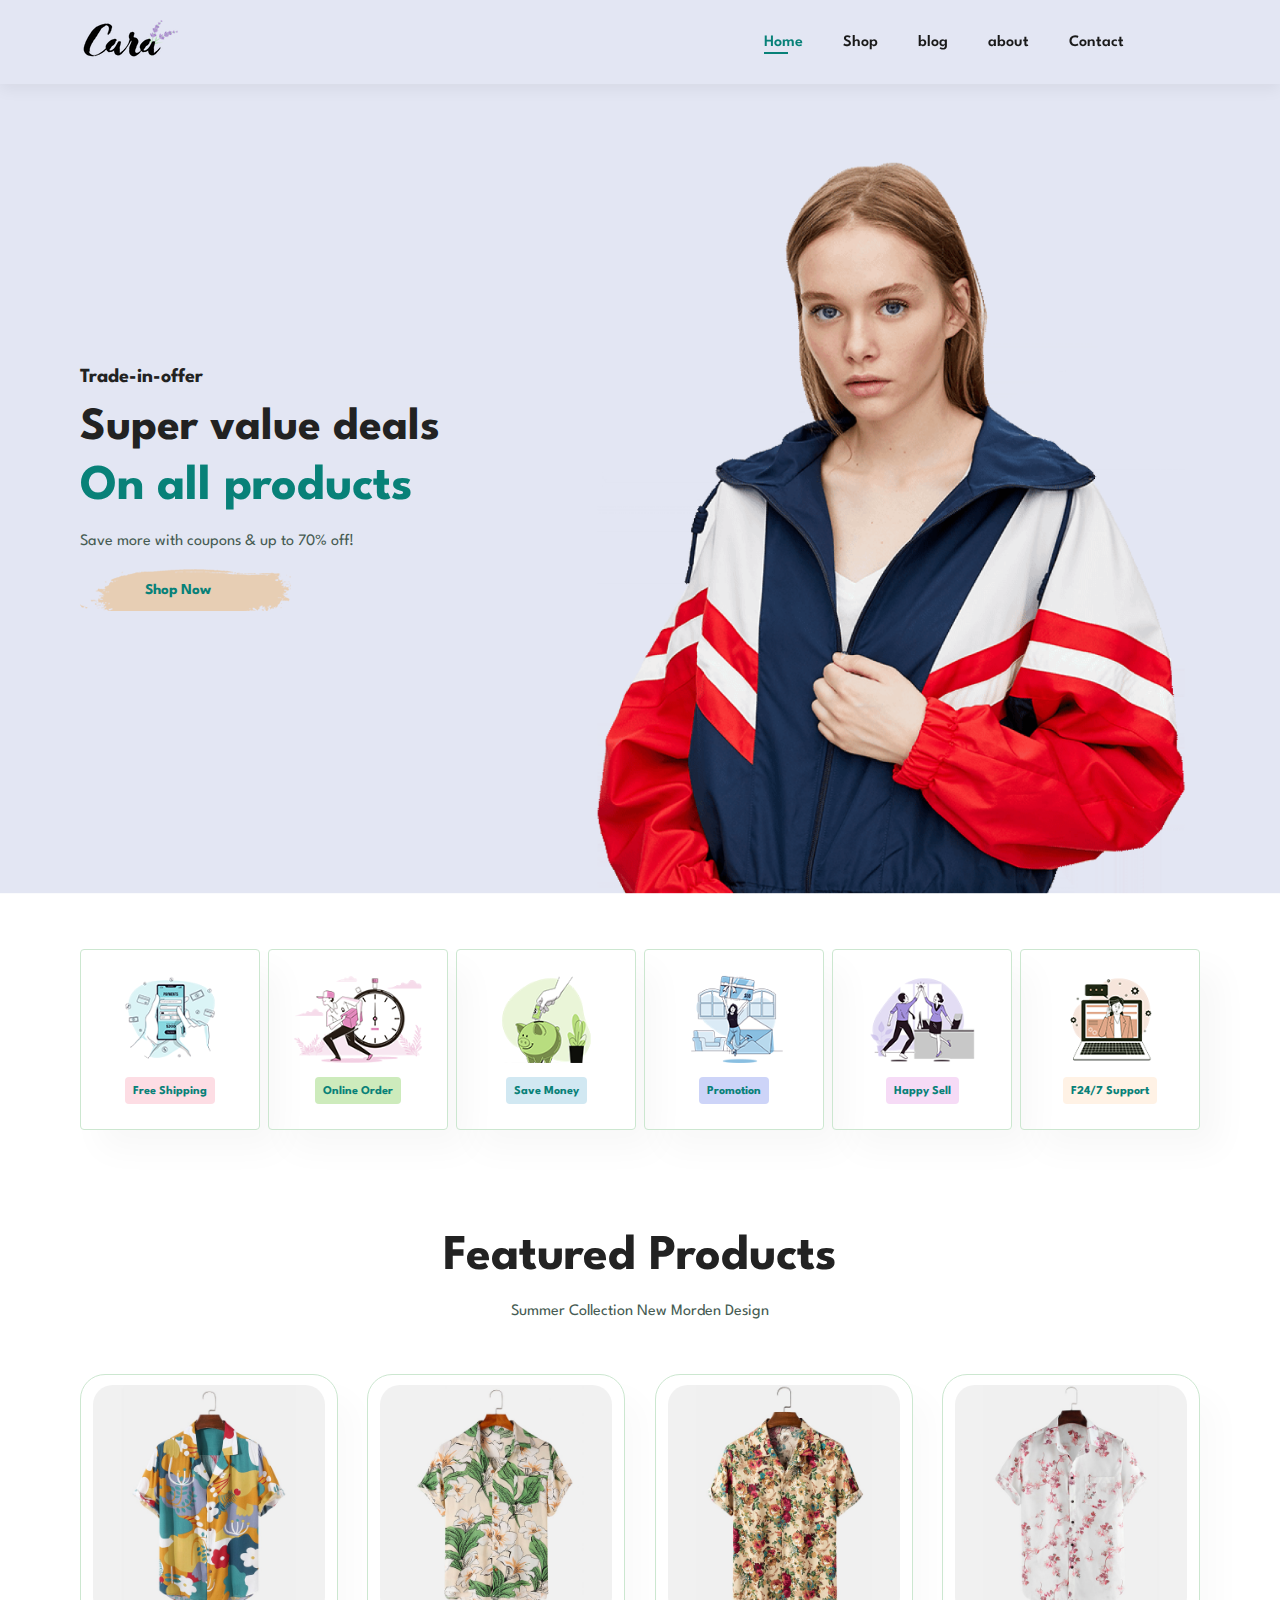
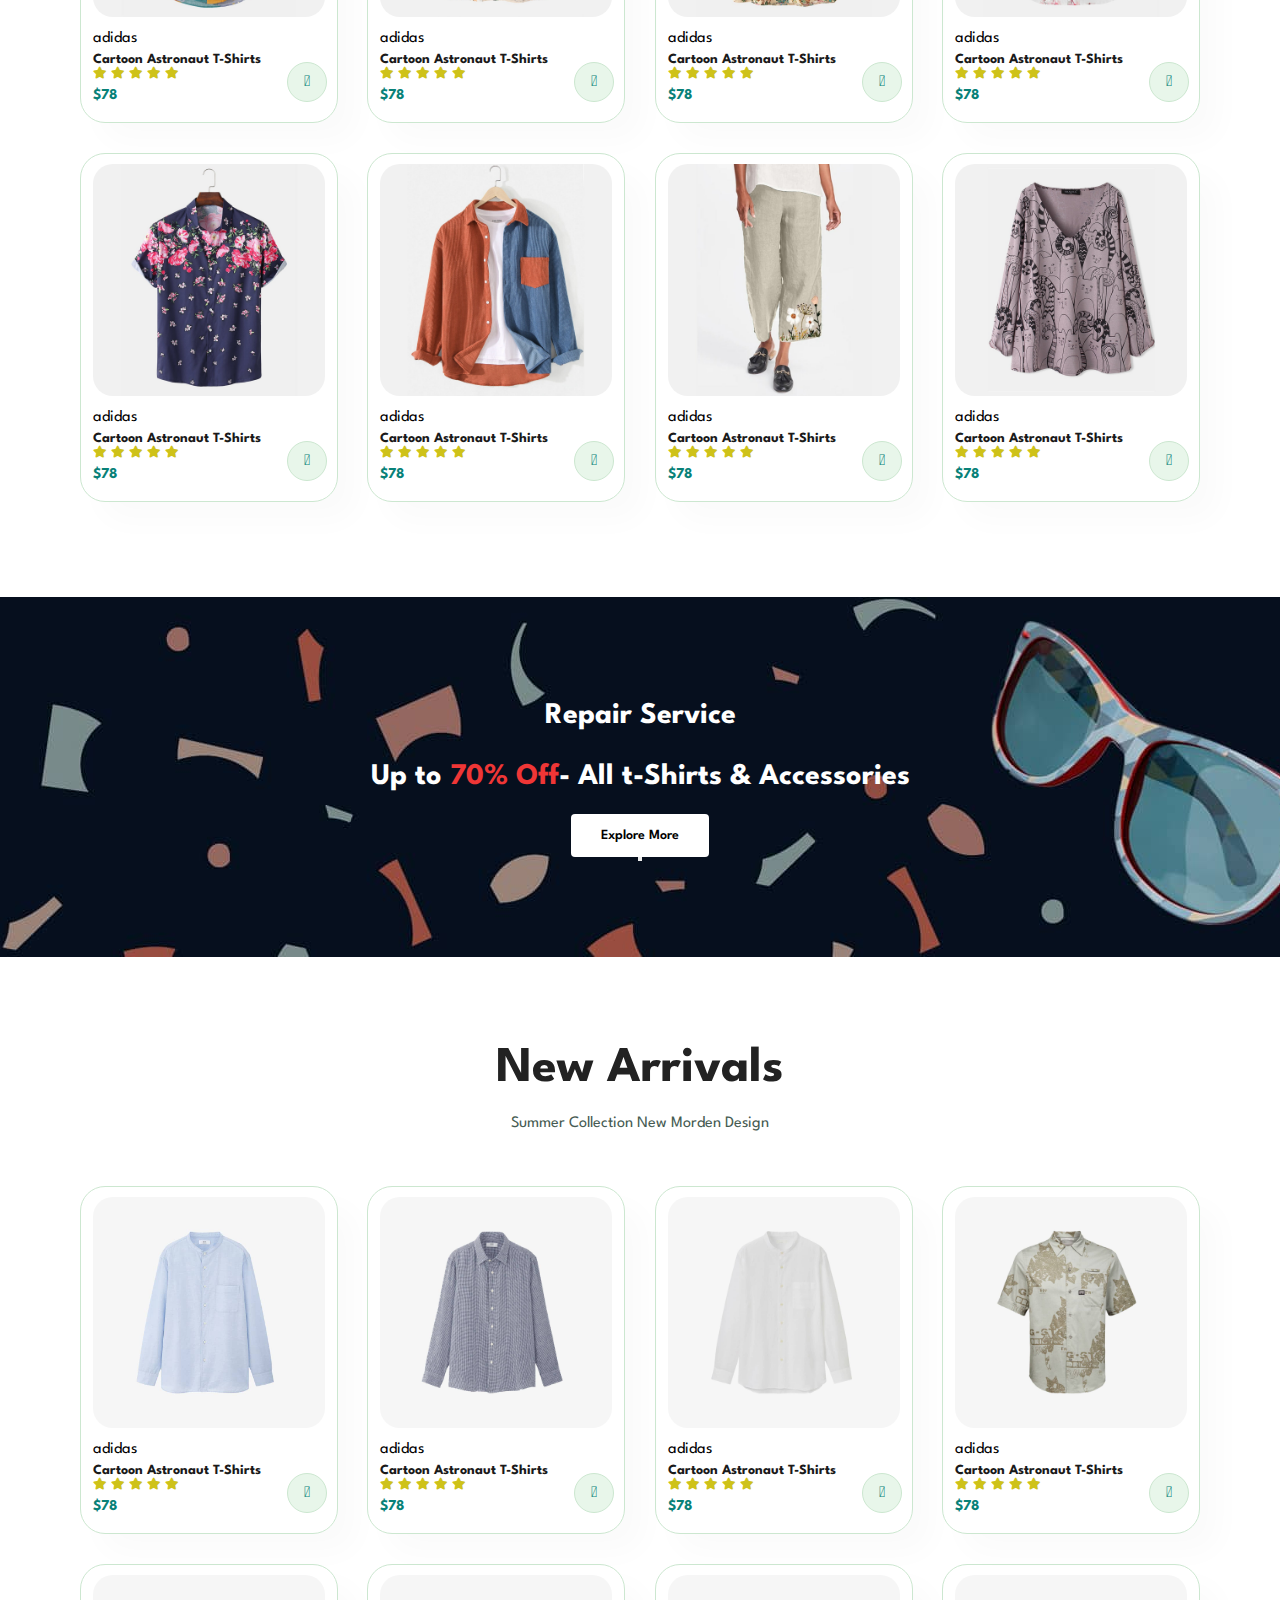
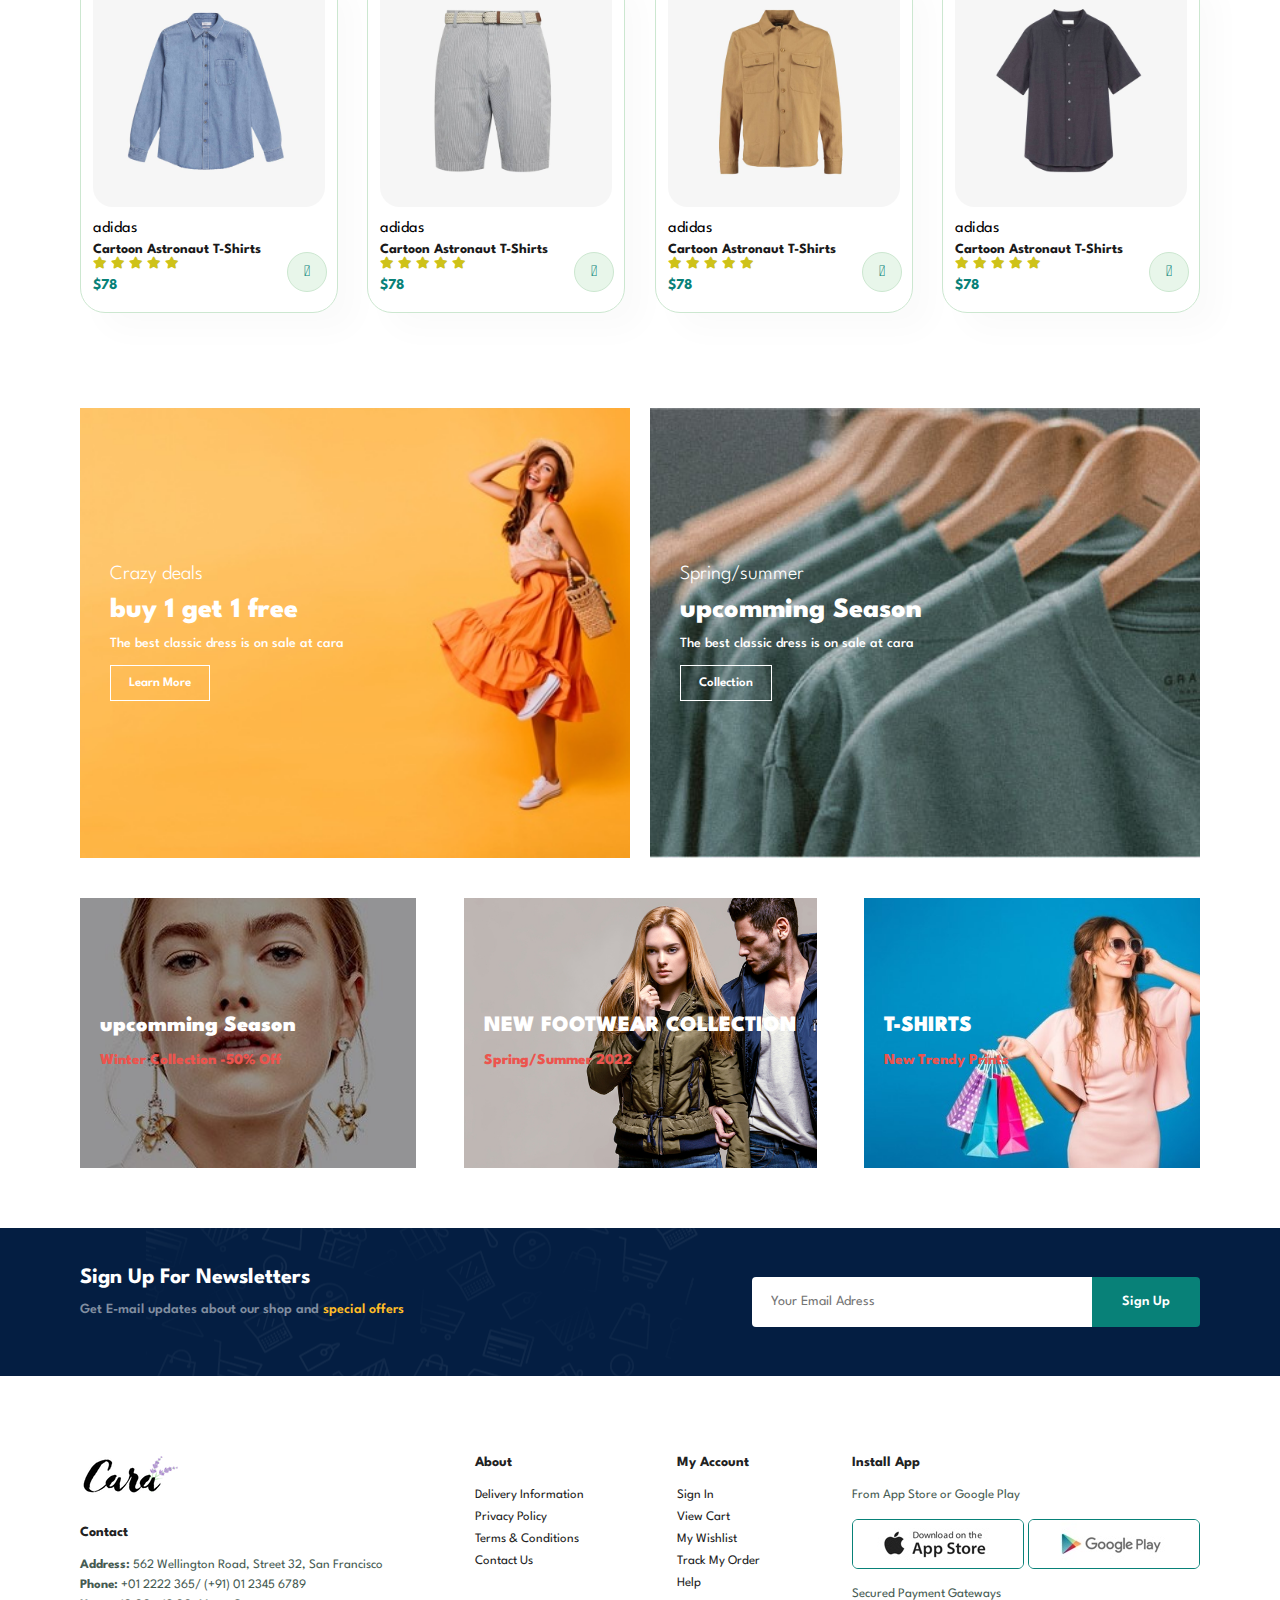
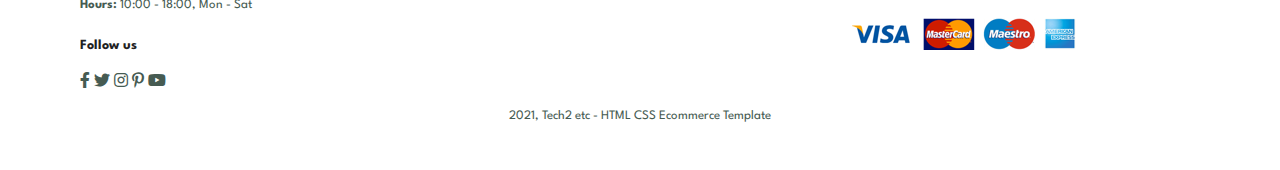
<file: index.html>
<!DOCTYPE html>
<html lang="en" dir="ltr">

<head>
  <meta charset="utf-8">
  <meta http-equiv="X-UA-Compatible" content="IE=edge">
  <meta name="viewport" content="width=device-width, initial-scale=1.0">
  <title>Tech2etc Ecommerce Tutorial</title>
  <link rel="stylesheet" href="style.css">
  <link rel="stylesheet" href="https://pro.fontawesome.com/releases/v5.10.0/css/all.css" </head>

<body>
  <section id="header">
    <a href="#"><img src="img/logo.png" class="logo" alt=""></a>
    <div>
      <ul id="navbar">
        <li><a class="active" href="index.html">Home</a> </li>
        <li><a href="shop.html">Shop</a> </li>
        <li><a href="blog.html">blog</a> </li>
        <li><a href="about.html">about</a> </li>
        <li><a href="contact.html">Contact</a> </li>
        <li id="lg-bag"><a href="cart.html"><i class="far fa-shopping-bag"></i></a></li>
        <a href="#" id="close"> <i class="far fa-times"></i> </a>
      </ul>
    </div>
    <div id="mobile">
      <a href="cart.html"><i class="far fa-shopping-bag"></i></a>
      <i id="bar" class="fas fa-outdent"></i>
    </div>
  </section>
  <section id="hero">
    <h4>Trade-in-offer</h4>
    <h2>Super value deals</h2>
    <h1>On all products</h1>
    <p>Save more with coupons & up to 70% off!</p>
    <button>Shop Now</button>
  </section>
  <section id="feature" class="section-p1">
    <div class="fe-box">
      <img src="img/features/f1.png" alt="">
      <h6>Free Shipping</h6>
    </div>
    <div class="fe-box">
      <img src="img/features/f2.png" alt="">
      <h6>Online Order</h6>
    </div>
    <div class="fe-box">
      <img src="img/features/f3.png" alt="">
      <h6>Save Money</h6>
    </div>
    <div class="fe-box">
      <img src="img/features/f4.png" alt="">
      <h6>Promotion</h6>
    </div>
    <div class="fe-box">
      <img src="img/features/f5.png" alt="">
      <h6>Happy Sell</h6>
    </div>
    <div class="fe-box">
      <img src="img/features/f6.png" alt="">
      <h6>F24/7 Support</h6>
    </div>
  </section>
  <section id="product1" class="section-p1">
    <h1>Featured Products</h1>
    <p>Summer Collection New Morden Design</p>
    <div class="pro-container">
      <div class="pro">
        <img src="img/products/f1.jpg" alt="">
        <div class="des">
          <span>adidas</span>
          <h5>Cartoon Astronaut T-Shirts</h5>
          <div class="star">
            <i class="fas fa-star"></i>
            <i class="fas fa-star"></i>
            <i class="fas fa-star"></i>
            <i class="fas fa-star"></i>
            <i class="fas fa-star"></i>
          </div>
          <h4>$78</h4>
        </div>
        <a href="#"><i class="fal fa-shopping-cart cart"></i> </a>
      </div>
      <div class="pro">
        <img src="img/products/f2.jpg" alt="">
        <div class="des">
          <span>adidas</span>
          <h5>Cartoon Astronaut T-Shirts</h5>
          <div class="star">
            <i class="fas fa-star"></i>
            <i class="fas fa-star"></i>
            <i class="fas fa-star"></i>
            <i class="fas fa-star"></i>
            <i class="fas fa-star"></i>
          </div>
          <h4>$78</h4>
        </div>
        <a href="#"><i class="fal fa-shopping-cart cart"></i> </a>
      </div>
      <div class="pro">
        <img src="img/products/f3.jpg" alt="">
        <div class="des">
          <span>adidas</span>
          <h5>Cartoon Astronaut T-Shirts</h5>
          <div class="star">
            <i class="fas fa-star"></i>
            <i class="fas fa-star"></i>
            <i class="fas fa-star"></i>
            <i class="fas fa-star"></i>
            <i class="fas fa-star"></i>
          </div>
          <h4>$78</h4>
        </div>
        <a href="#"><i class="fal fa-shopping-cart cart"></i> </a>
      </div>
      <div class="pro">
        <img src="img/products/f4.jpg" alt="">
        <div class="des">
          <span>adidas</span>
          <h5>Cartoon Astronaut T-Shirts</h5>
          <div class="star">
            <i class="fas fa-star"></i>
            <i class="fas fa-star"></i>
            <i class="fas fa-star"></i>
            <i class="fas fa-star"></i>
            <i class="fas fa-star"></i>
          </div>
          <h4>$78</h4>
        </div>
        <a href="#"><i class="fal fa-shopping-cart cart"></i> </a>
      </div>
      <div class="pro">
        <img src="img/products/f5.jpg" alt="">
        <div class="des">
          <span>adidas</span>
          <h5>Cartoon Astronaut T-Shirts</h5>
          <div class="star">
            <i class="fas fa-star"></i>
            <i class="fas fa-star"></i>
            <i class="fas fa-star"></i>
            <i class="fas fa-star"></i>
            <i class="fas fa-star"></i>
          </div>
          <h4>$78</h4>
        </div>
        <a href="#"><i class="fal fa-shopping-cart cart"></i> </a>
      </div>
      <div class="pro">
        <img src="img/products/f6.jpg" alt="">
        <div class="des">
          <span>adidas</span>
          <h5>Cartoon Astronaut T-Shirts</h5>
          <div class="star">
            <i class="fas fa-star"></i>
            <i class="fas fa-star"></i>
            <i class="fas fa-star"></i>
            <i class="fas fa-star"></i>
            <i class="fas fa-star"></i>
          </div>
          <h4>$78</h4>
        </div>
        <a href="#"><i class="fal fa-shopping-cart cart"></i> </a>
      </div>
      <div class="pro">
        <img src="img/products/f7.jpg" alt="">
        <div class="des">
          <span>adidas</span>
          <h5>Cartoon Astronaut T-Shirts</h5>
          <div class="star">
            <i class="fas fa-star"></i>
            <i class="fas fa-star"></i>
            <i class="fas fa-star"></i>
            <i class="fas fa-star"></i>
            <i class="fas fa-star"></i>
          </div>
          <h4>$78</h4>
        </div>
        <a href="#"><i class="fal fa-shopping-cart cart"></i> </a>
      </div>
      <div class="pro">
        <img src="img/products/f8.jpg" alt="">
        <div class="des">
          <span>adidas</span>
          <h5>Cartoon Astronaut T-Shirts</h5>
          <div class="star">
            <i class="fas fa-star"></i>
            <i class="fas fa-star"></i>
            <i class="fas fa-star"></i>
            <i class="fas fa-star"></i>
            <i class="fas fa-star"></i>
          </div>
          <h4>$78</h4>
        </div>
        <a href="#"><i class="fal fa-shopping-cart cart"></i> </a>
      </div>
    </div>
  </section>
  <section id="banner" class="section-m1">
    <h4>Repair Service</h4>
    <h2>Up to <span>70% Off</span>- All t-Shirts & Accessories</h2>
    <button class="normal">Explore More<button>
  </section>
  <section id="product1" class="section-p1">
    <h1>New Arrivals</h1>
    <p>Summer Collection New Morden Design</p>
    <div class="pro-container">
      <div class="pro">
        <img src="img/products/n1.jpg" alt="">
        <div class="des">
          <span>adidas</span>
          <h5>Cartoon Astronaut T-Shirts</h5>
          <div class="star">
            <i class="fas fa-star"></i>
            <i class="fas fa-star"></i>
            <i class="fas fa-star"></i>
            <i class="fas fa-star"></i>
            <i class="fas fa-star"></i>
          </div>
          <h4>$78</h4>
        </div>
        <a href="#"><i class="fal fa-shopping-cart cart"></i> </a>
      </div>
      <div class="pro">
        <img src="img/products/n2.jpg" alt="">
        <div class="des">
          <span>adidas</span>
          <h5>Cartoon Astronaut T-Shirts</h5>
          <div class="star">
            <i class="fas fa-star"></i>
            <i class="fas fa-star"></i>
            <i class="fas fa-star"></i>
            <i class="fas fa-star"></i>
            <i class="fas fa-star"></i>
          </div>
          <h4>$78</h4>
        </div>
        <a href="#"><i class="fal fa-shopping-cart cart"></i> </a>
      </div>
      <div class="pro">
        <img src="img/products/n3.jpg" alt="">
        <div class="des">
          <span>adidas</span>
          <h5>Cartoon Astronaut T-Shirts</h5>
          <div class="star">
            <i class="fas fa-star"></i>
            <i class="fas fa-star"></i>
            <i class="fas fa-star"></i>
            <i class="fas fa-star"></i>
            <i class="fas fa-star"></i>
          </div>
          <h4>$78</h4>
        </div>
        <a href="#"><i class="fal fa-shopping-cart cart"></i> </a>
      </div>
      <div class="pro">
        <img src="img/products/n4.jpg" alt="">
        <div class="des">
          <span>adidas</span>
          <h5>Cartoon Astronaut T-Shirts</h5>
          <div class="star">
            <i class="fas fa-star"></i>
            <i class="fas fa-star"></i>
            <i class="fas fa-star"></i>
            <i class="fas fa-star"></i>
            <i class="fas fa-star"></i>
          </div>
          <h4>$78</h4>
        </div>
        <a href="#"><i class="fal fa-shopping-cart cart"></i> </a>
      </div>
      <div class="pro">
        <img src="img/products/n5.jpg" alt="">
        <div class="des">
          <span>adidas</span>
          <h5>Cartoon Astronaut T-Shirts</h5>
          <div class="star">
            <i class="fas fa-star"></i>
            <i class="fas fa-star"></i>
            <i class="fas fa-star"></i>
            <i class="fas fa-star"></i>
            <i class="fas fa-star"></i>
          </div>
          <h4>$78</h4>
        </div>
        <a href="#"><i class="fal fa-shopping-cart cart"></i> </a>
      </div>
      <div class="pro">
        <img src="img/products/n6.jpg" alt="">
        <div class="des">
          <span>adidas</span>
          <h5>Cartoon Astronaut T-Shirts</h5>
          <div class="star">
            <i class="fas fa-star"></i>
            <i class="fas fa-star"></i>
            <i class="fas fa-star"></i>
            <i class="fas fa-star"></i>
            <i class="fas fa-star"></i>
          </div>
          <h4>$78</h4>
        </div>
        <a href="#"><i class="fal fa-shopping-cart cart"></i> </a>
      </div>
      <div class="pro">
        <img src="img/products/n7.jpg" alt="">
        <div class="des">
          <span>adidas</span>
          <h5>Cartoon Astronaut T-Shirts</h5>
          <div class="star">


            <i class="fas fa-star"></i>
            <i class="fas fa-star"></i>
            <i class="fas fa-star"></i>
            <i class="fas fa-star"></i>
            <i class="fas fa-star"></i>
          </div>
          <h4>$78</h4>
        </div>
        <a href="#"><i class="fal fa-shopping-cart cart"></i> </a>
      </div>
      <div class="pro">
        <img src="img/products/n8.jpg" alt="">
        <div class="des">
          <span>adidas</span>
          <h5>Cartoon Astronaut T-Shirts</h5>
          <div class="star">
            <i class="fas fa-star"></i>
            <i class="fas fa-star"></i>
            <i class="fas fa-star"></i>
            <i class="fas fa-star"></i>
            <i class="fas fa-star"></i>
          </div>
          <h4>$78</h4>
        </div>
        <a href="#"><i class="fal fa-shopping-cart cart"></i> </a>
      </div>
    </div>
  </section>
  <section id="sm-banner" class="section-p1">
    <div class="banner-box">
      <h4>Crazy deals</h4>
      <h2>buy 1 get 1 free</h2>
      <span>The best classic dress is on sale at cara</span>
      <button class="white">Learn More</button>
    </div>
    <div class="banner-box banner-box2">
      <h4>Spring/summer</h4>
      <h2>upcomming Season</h2>
      <span>The best classic dress is on sale at cara</span>
      <button class="white">Collection</button>
    </div>
  </section>
  <section id="banner3">
    <div class="banner-box">
      <h2>upcomming Season</h2>
      <h3>Winter Collection -50% Off</h3>
    </div>
    <div class="banner-box banner-box2">
      <h2>NEW FOOTWEAR COLLECTION</h2>
      <h3>Spring/Summer 2022</h3>
    </div>
    <div class="banner-box banner-box3">
      <h2>T-SHIRTS</h2>
      <h3>New Trendy Prints</h3>
    </div>
  </section>
  <section id="newsletter" class="section-p1 section-m1">
    <div class="newstext">
      <h4>Sign Up For Newsletters</h4>
      <p>Get E-mail updates about our shop and <span>special offers</span></p>
    </div>
    <div class="form">
      <input type="text" placeholder="Your Email Adress">
      <button class="normal">Sign Up</button>
    </div>
  </section>
  <footer class="section-p1">
    <div class="col">
      <img class="logo" src="img/logo.png" alt="">
      <h4>Contact</h4>
      <p><strong>Address:</strong> 562 Wellington Road, Street 32, San Francisco </p>
      <p><strong>Phone:</strong> +01 2222 365/ (+91) 01 2345 6789</p>
      <p><strong>Hours:</strong> 10:00 - 18:00, Mon - Sat</p>
      <div class="follow">
        <h4>Follow us</h4>
        <div class="icon">
          <i class="fab fa-facebook-f"></i>
          <i class="fab fa-twitter"></i>
          <i class="fab fa-instagram"></i>
          <i class="fab fa-pinterest-p"></i>
          <i class="fab fa-youtube"></i>
        </div>
      </div>
    </div>
    <div class="col">
      <h4>About</h4>
      <a href="#">Delivery Information</a>
      <a href="#">Privacy Policy</a>
      <a href="#">Terms & Conditions</a>
      <a href="#">Contact Us</a>
    </div>
    <div class="col">
      <h4>My Account</h4>
      <a href="#">Sign In</a>
      <a href="#">View Cart</a>
      <a href="#">My Wishlist</a>
      <a href="#">Track My Order</a>
      <a href="#">Help</a>
    </div>
    <div class="col install">
      <h4>Install App</h4>
      <p>From App Store or Google Play</p>
      <div class="row">
        <img src="img/pay/app.jpg" alt="">
        <img src="img/pay/play.jpg" alt="">
      </div>
      <p>Secured Payment Gateways</p>
      <img src="img/pay/pay.png" alt="">
    </div>
    <div class="copyright">
      <p>2021, Tech2 etc - HTML CSS Ecommerce Template</p>
    </div>
    </div>
  </footer>
  <script src="script.js" charset="utf-8"></script>
</body>

</html>
</file>
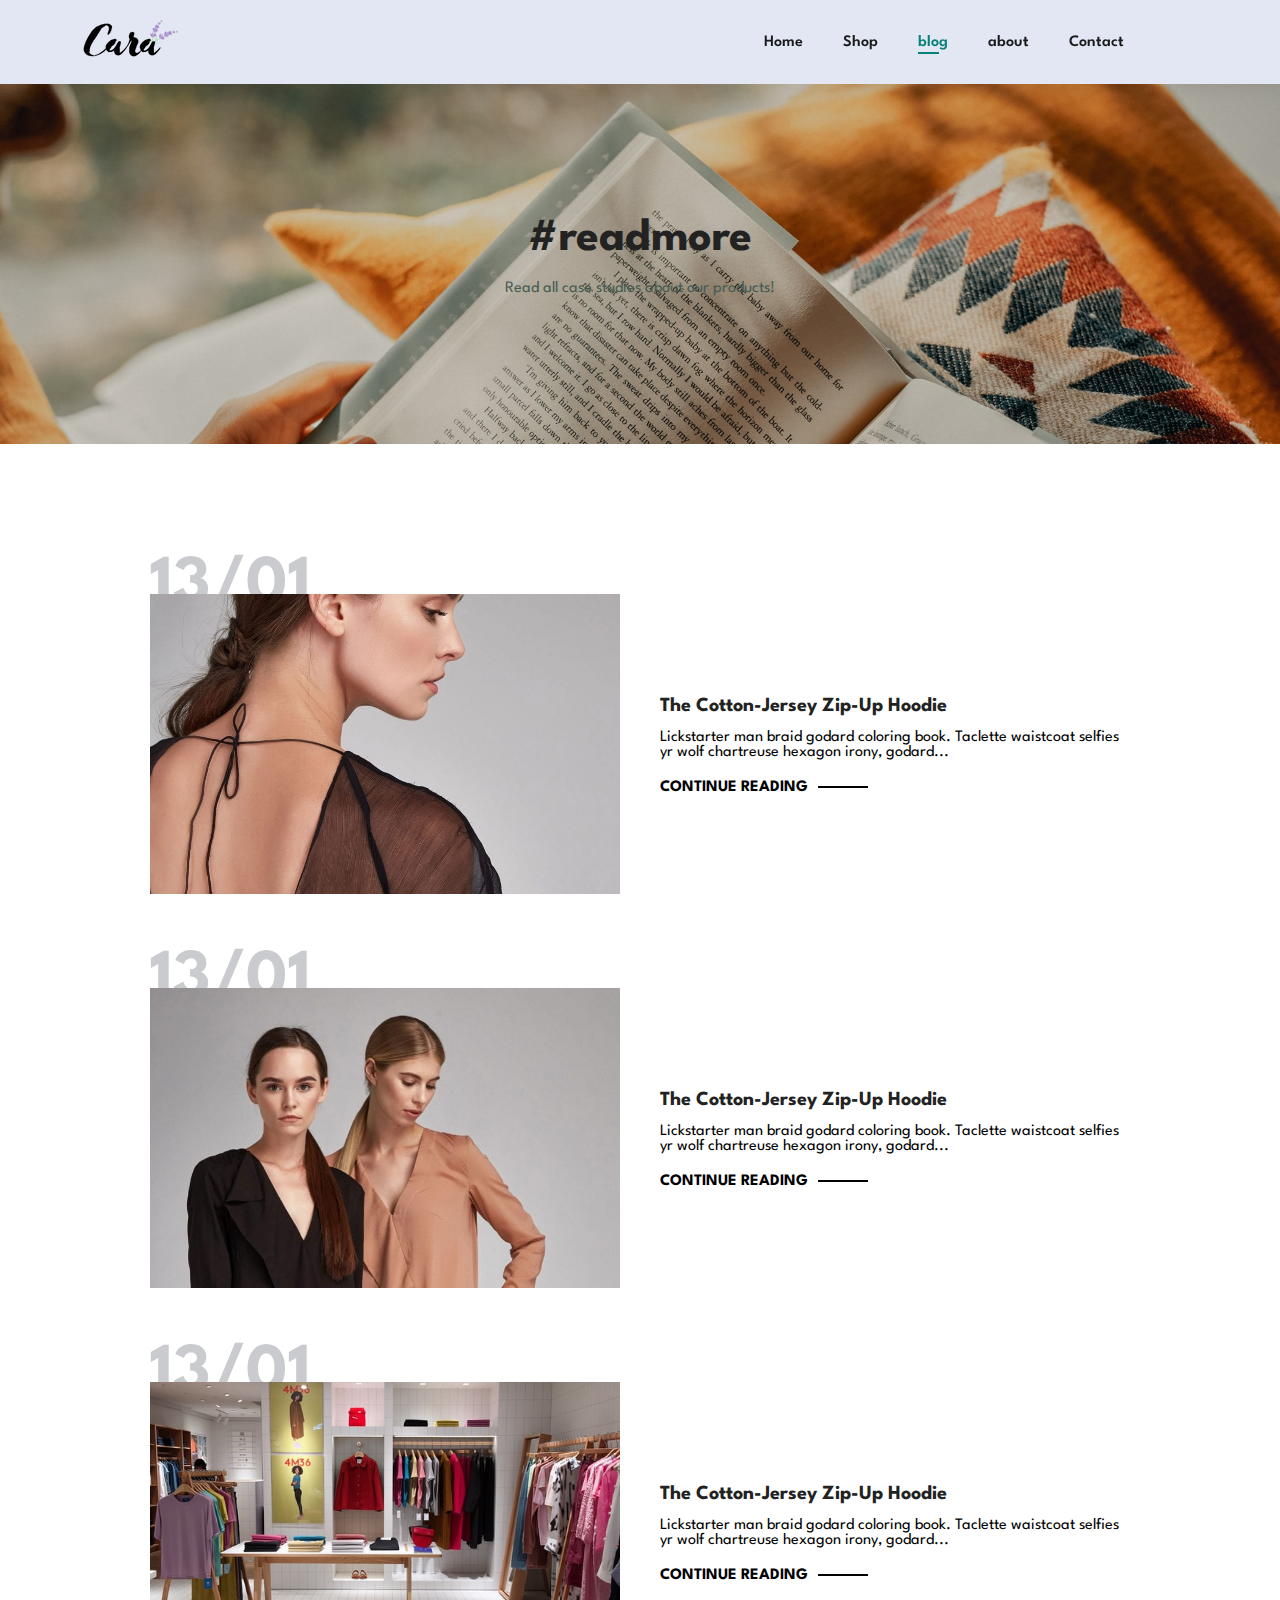
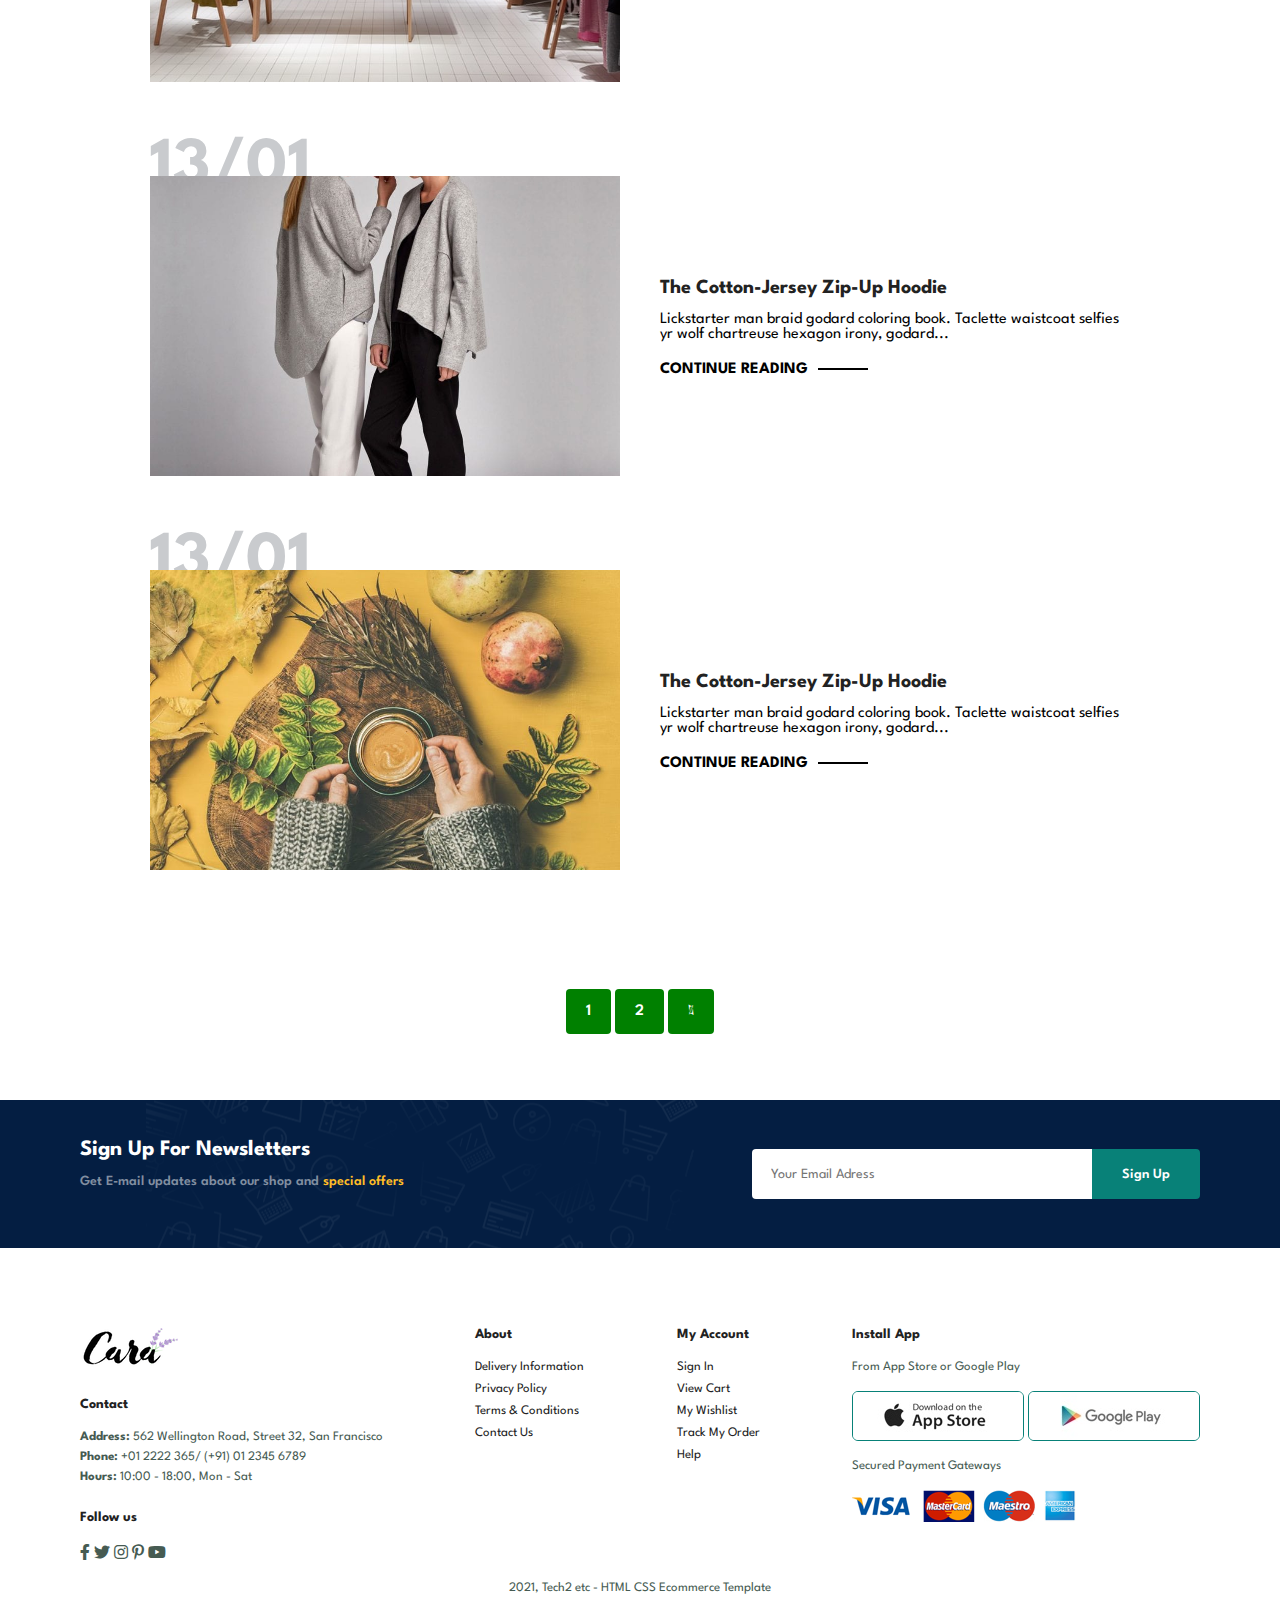
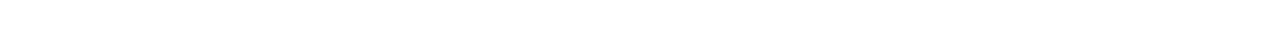
<file: blog.html>
<!DOCTYPE html>
<html lang="en" dir="ltr">
  <head>
    <meta charset="utf-8">
    <meta http-equiv="X-UA-Compatible"content="IE=edge">
    <meta name="viewport" content="width=device-width, initial-scale=1.0">
    <title>Tech2etc Ecommerce Tutorial</title>
    <link rel="stylesheet" href="style.css">
    <link rel="stylesheet" href="https://pro.fontawesome.com/releases/v5.10.0/css/all.css"

  </head>
  <body>
    <section id ="header">
      <a href="#"><img src="img/logo.png" class="logo"alt=""></a>
      <div>
        <ul id="navbar">
          <li><a href="index.html">Home</a> </li>
          <li><a href="shop.html">Shop</a> </li>
          <li><a  class= "active"  href="blog.html">blog</a> </li>
          <li><a href="about.html">about</a> </li>
          <li><a href="contact.html">Contact</a> </li>
          <li id="lg-bag"><a href="cart.html"><i class="far fa-shopping-bag"></i></a></li>
          <a href="#" id="close"> <i class="far fa-times"></i> </a>
        </ul>
      </div>
      <div id="mobile">
        <a href="cart.html"><i class="far fa-shopping-bag"></i></a>
        <i id="bar" class="fas fa-outdent"></i>
      </div>
    </section>

    <section id ="page-header" class="blog-header">
      <h2>#readmore</h2>
      <p>Read all case studies about our products!</p>
    </section>

    <section id = "blog">
      <div class="blog-box">
        <div class="blog-img">
          <img src="img/blog/b1.jpg" alt="">

        </div>
        <div class="blog-details">
          <h4>The Cotton-Jersey Zip-Up Hoodie</h4>
          <p>Lickstarter man braid godard coloring book. Taclette waistcoat selfies yr wolf chartreuse hexagon irony, godard...</p>
          <a href="#">CONTINUE READING</a>
        </div>
        <h1>13/01</h1>
      </div>
      <div class="blog-box">
        <div class="blog-img">
          <img src="img/blog/b2.jpg" alt="">

        </div>
        <div class="blog-details">
          <h4>The Cotton-Jersey Zip-Up Hoodie</h4>
          <p>Lickstarter man braid godard coloring book. Taclette waistcoat selfies yr wolf chartreuse hexagon irony, godard...</p>
          <a href="#">CONTINUE READING</a>
        </div>
        <h1>13/01</h1>
      </div>
      <div class="blog-box">
        <div class="blog-img">
          <img src="img/blog/b3.jpg" alt="">

        </div>
        <div class="blog-details">
          <h4>The Cotton-Jersey Zip-Up Hoodie</h4>
          <p>Lickstarter man braid godard coloring book. Taclette waistcoat selfies yr wolf chartreuse hexagon irony, godard...</p>
          <a href="#">CONTINUE READING</a>
        </div>
        <h1>13/01</h1>
      </div>
      <div class="blog-box">
        <div class="blog-img">
          <img src="img/blog/b4.jpg" alt="">

        </div>
        <div class="blog-details">
          <h4>The Cotton-Jersey Zip-Up Hoodie</h4>
          <p>Lickstarter man braid godard coloring book. Taclette waistcoat selfies yr wolf chartreuse hexagon irony, godard...</p>
          <a href="#">CONTINUE READING</a>
        </div>
        <h1>13/01</h1>
      </div>
      <div class="blog-box">
        <div class="blog-img">
          <img src="img/blog/b6.jpg" alt="">

        </div>
        <div class="blog-details">
          <h4>The Cotton-Jersey Zip-Up Hoodie</h4>
          <p>Lickstarter man braid godard coloring book. Taclette waistcoat selfies yr wolf chartreuse hexagon irony, godard...</p>
          <a href="#">CONTINUE READING</a>
        </div>
        <h1>13/01</h1>
      </div>
    </section>



    <section id= "pagination" class="section-p1">
      <a href="#">1</a>
      <a href="#">2</a>
      <a href="#"><i class ="fal fa-long-arrow-alt-right"></i></a>

    </section>


    <section id="newsletter" class="section-p1 section-m1">
      <div class="newstext">
        <h4>Sign Up For Newsletters</h4>
        <p>Get E-mail updates about our shop and <span>special offers</span></p>
      </div>
      <div class="form"
      >
        <input type="text" placeholder="Your Email Adress">
        <button class="normal">Sign Up</button>
      </div>
    </section>
    <footer class="section-p1">
      <div class="col">
        <img class="logo" src="img/logo.png" alt="">
        <h4>Contact</h4>
        <p><strong>Address:</strong> 562 Wellington Road, Street 32, San Francisco </p>
        <p><strong>Phone:</strong> +01 2222 365/ (+91) 01 2345 6789</p>
        <p><strong>Hours:</strong> 10:00 - 18:00, Mon - Sat</p>
        <div class="follow">
          <h4>Follow us</h4>
          <div class="icon">
            <i class="fab fa-facebook-f"></i>
            <i class="fab fa-twitter"></i>
            <i class="fab fa-instagram"></i>
            <i class="fab fa-pinterest-p"></i>
            <i class="fab fa-youtube"></i>
          </div>
        </div>
      </div>
      <div class="col">
        <h4>About</h4>
        <a href="#">Delivery Information</a>
        <a href="#">Privacy Policy</a>
        <a href="#">Terms & Conditions</a>
        <a href="#">Contact Us</a>
      </div>
      <div class="col">
        <h4>My Account</h4>
        <a href="#">Sign In</a>
        <a href="#">View Cart</a>
        <a href="#">My Wishlist</a>
        <a href="#">Track My Order</a>
        <a href="#">Help</a>
      </div>
      <div class="col install">
        <h4>Install App</h4>
        <p>From App Store or Google Play</p>
        <div class="row">
          <img src="img/pay/app.jpg" alt="">
          <img src="img/pay/play.jpg" alt="">
        </div>
        <p>Secured Payment Gateways</p>
        <img src="img/pay/pay.png" alt="">
      </div>
      <div class="copyright">
        <p>2021, Tech2 etc - HTML CSS Ecommerce Template</p>
      </div>
      </div>
    </footer>
    <script src="script.js" charset="utf-8"></script>
  </body>

</html>
</file>
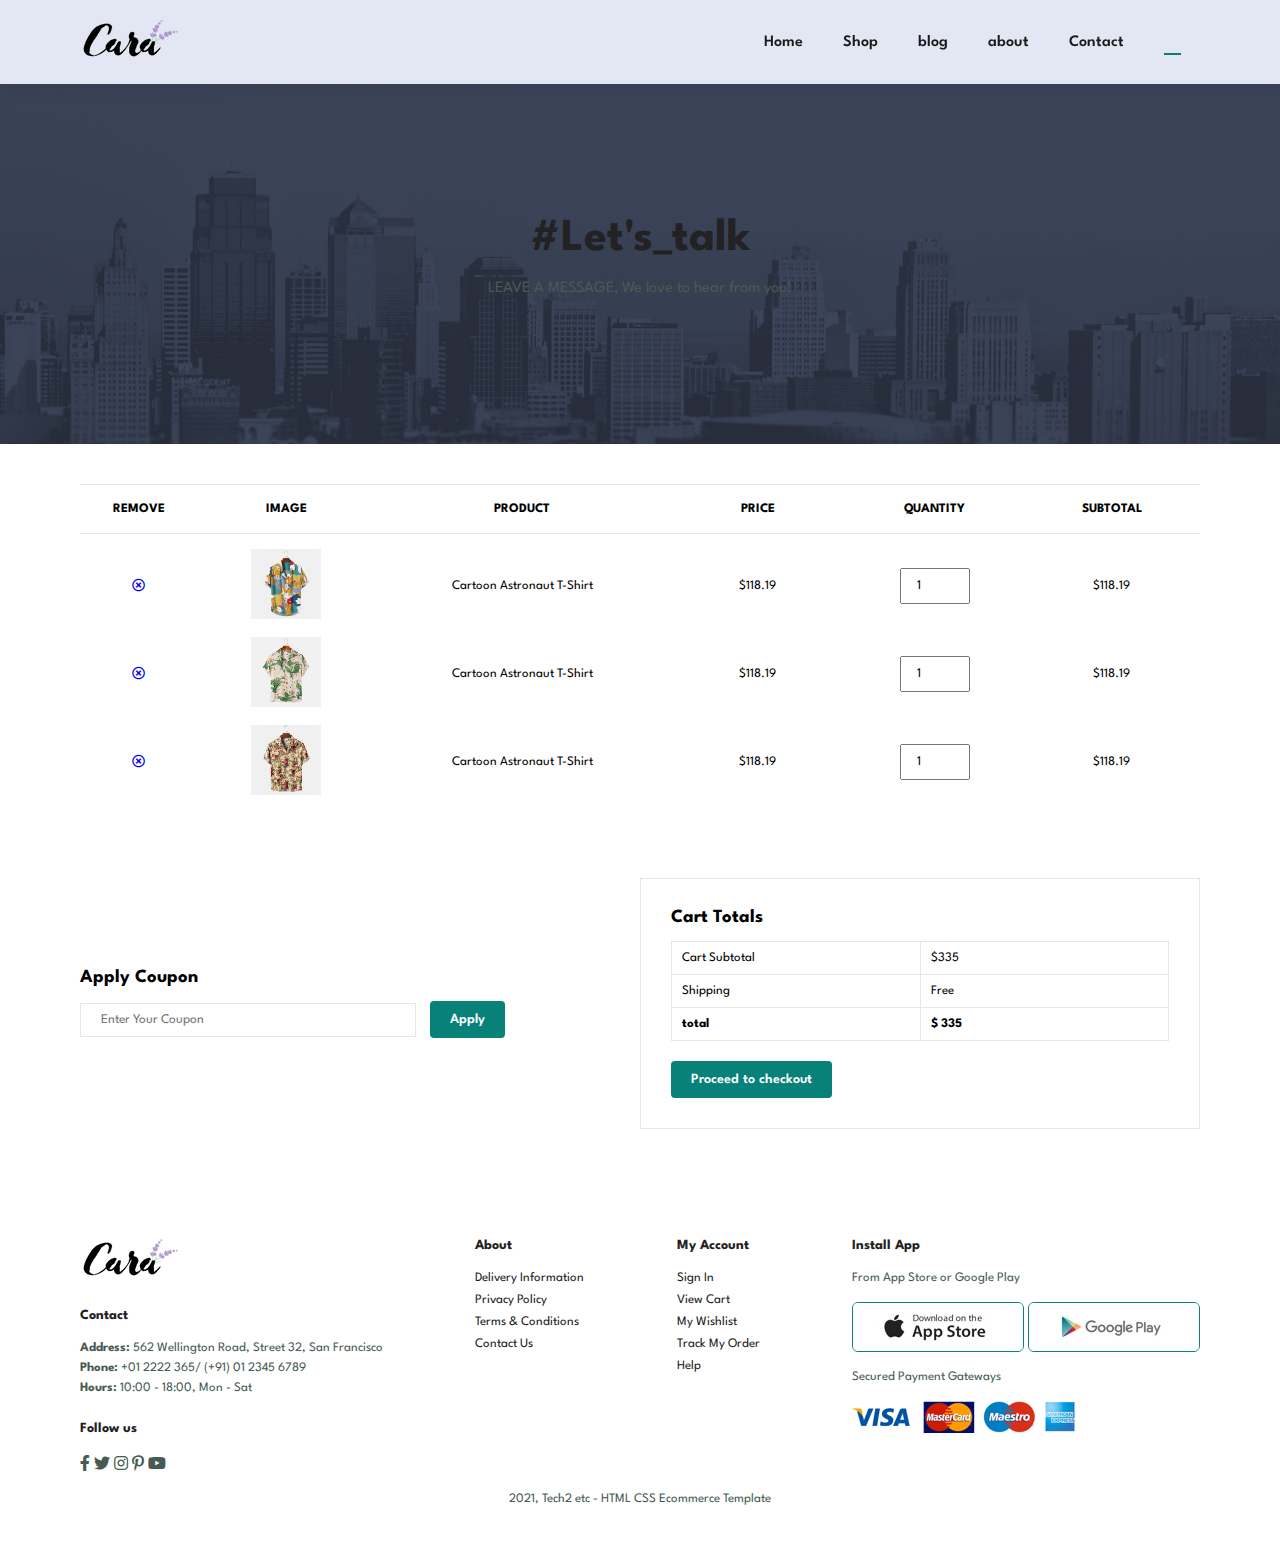
<file: cart.html>
<!DOCTYPE html>
<html lang="en" dir="ltr">
  <head>
    <meta charset="utf-8">
    <meta http-equiv="X-UA-Compatible"content="IE=edge">
    <meta name="viewport" content="width=device-width, initial-scale=1.0">
    <title>Tech2etc Ecommerce Tutorial</title>
    <link rel="stylesheet" href="style.css">
    <link rel="stylesheet" href="https://pro.fontawesome.com/releases/v5.10.0/css/all.css"

  </head>
  <body>
    <section id ="header">
      <a href="#"><img src="img/logo.png" class="logo"alt=""></a>
      <div>
        <ul id="navbar">
          <li><a href="index.html">Home</a> </li>
          <li><a href="shop.html">Shop</a> </li>
          <li><a href="blog.html">blog</a> </li>
          <li><a href="about.html">about</a> </li>
          <li><a href="contact.html">Contact</a> </li>
          <li id="lg-bag"><a class= "active" href="cart.html"><i class="far fa-shopping-bag"></i></a></li>
          <a href="#" id="close"> <i class="far fa-times"></i> </a>
        </ul>
      </div>
      <div id="mobile">
        <a href="cart.html"><i class="far fa-shopping-bag"></i></a>
        <i id="bar" class="fas fa-outdent"></i>
      </div>
    </section>

    <section id ="page-header" class="about-header">
      <h2>#Let's_talk</h2>
      <p>LEAVE A MESSAGE, We love to hear from you!</p>
    </section>

    <section id ="cart" class="section-p1">
      <table width="100%">
        <thead>
          <tr>
            <td>Remove</td>
            <td>Image</td>
            <td>Product</td>
            <td>Price</td>
            <td>Quantity</td>
            <td>Subtotal</td>
          </tr>
        </thead>
        <tbody>
          <tr>
            <td><a href="#"><i class="far fa-times-circle"></i></a></td>
            <td><img src="img/products/f1.jpg" alt=""></td>
            <td>Cartoon Astronaut T-Shirt</td>
            <td>$118.19</td>
            <td><input type="number" name="" value="1"></td>
            <td>$118.19</td>
          </tr>
          <tr>
            <td><a href="#"><i class="far fa-times-circle"></i></a></td>
            <td><img src="img/products/f2.jpg" alt=""></td>
            <td>Cartoon Astronaut T-Shirt</td>
            <td>$118.19</td>
            <td><input type="number" name="" value="1"></td>
            <td>$118.19</td>
          </tr>
          <tr>
            <td><a href="#"><i class="far fa-times-circle"></i></a></td>
            <td><img src="img/products/f3.jpg" alt=""></td>
            <td>Cartoon Astronaut T-Shirt</td>
            <td>$118.19</td>
            <td><input type="number" name="" value="1"></td>
            <td>$118.19</td>
          </tr>
        </tbody>
      </table>
    </section>

    <section id ="cart-add" class="section-p1">
      <div id="coupon">
        <h3>Apply Coupon</h3>
        <div>
          <input type="text" placeholder="Enter Your Coupon">
          <button class="normal">Apply</button>
        </div>
      </div>
      <div id="subtotal">
        <h3>Cart Totals</h3>
        <table>
          <tr>
            <td>Cart Subtotal</td>
            <td>$335</td>
          </tr>
          <tr>
            <td>Shipping</td>
            <td>Free</td>
          </tr>
          <tr>
            <td><strong>total</strong></td>
            <td><strong>$ 335</strong></td>
          </tr>
        </table>
        <button class="normal">Proceed to checkout</button>
      </div>
    </section>

    <footer class="section-p1">
      <div class="col">
        <img class="logo" src="img/logo.png" alt="">
        <h4>Contact</h4>
        <p><strong>Address:</strong> 562 Wellington Road, Street 32, San Francisco </p>
        <p><strong>Phone:</strong> +01 2222 365/ (+91) 01 2345 6789</p>
        <p><strong>Hours:</strong> 10:00 - 18:00, Mon - Sat</p>
        <div class="follow">
          <h4>Follow us</h4>
          <div class="icon">
            <i class="fab fa-facebook-f"></i>
            <i class="fab fa-twitter"></i>
            <i class="fab fa-instagram"></i>
            <i class="fab fa-pinterest-p"></i>
            <i class="fab fa-youtube"></i>
          </div>
        </div>
      </div>
      <div class="col">
        <h4>About</h4>
        <a href="#">Delivery Information</a>
        <a href="#">Privacy Policy</a>
        <a href="#">Terms & Conditions</a>
        <a href="#">Contact Us</a>
      </div>
      <div class="col">
        <h4>My Account</h4>
        <a href="#">Sign In</a>
        <a href="#">View Cart</a>
        <a href="#">My Wishlist</a>
        <a href="#">Track My Order</a>
        <a href="#">Help</a>
      </div>
      <div class="col install">
        <h4>Install App</h4>
        <p>From App Store or Google Play</p>
        <div class="row">
          <img src="img/pay/app.jpg" alt="">
          <img src="img/pay/play.jpg" alt="">
        </div>
        <p>Secured Payment Gateways</p>
        <img src="img/pay/pay.png" alt="">
      </div>
      <div class="copyright">
        <p>2021, Tech2 etc - HTML CSS Ecommerce Template</p>
      </div>
      </div>
    </footer>

    <script src="script.js" charset="utf-8"></script>
  </body>

</html>
</file>
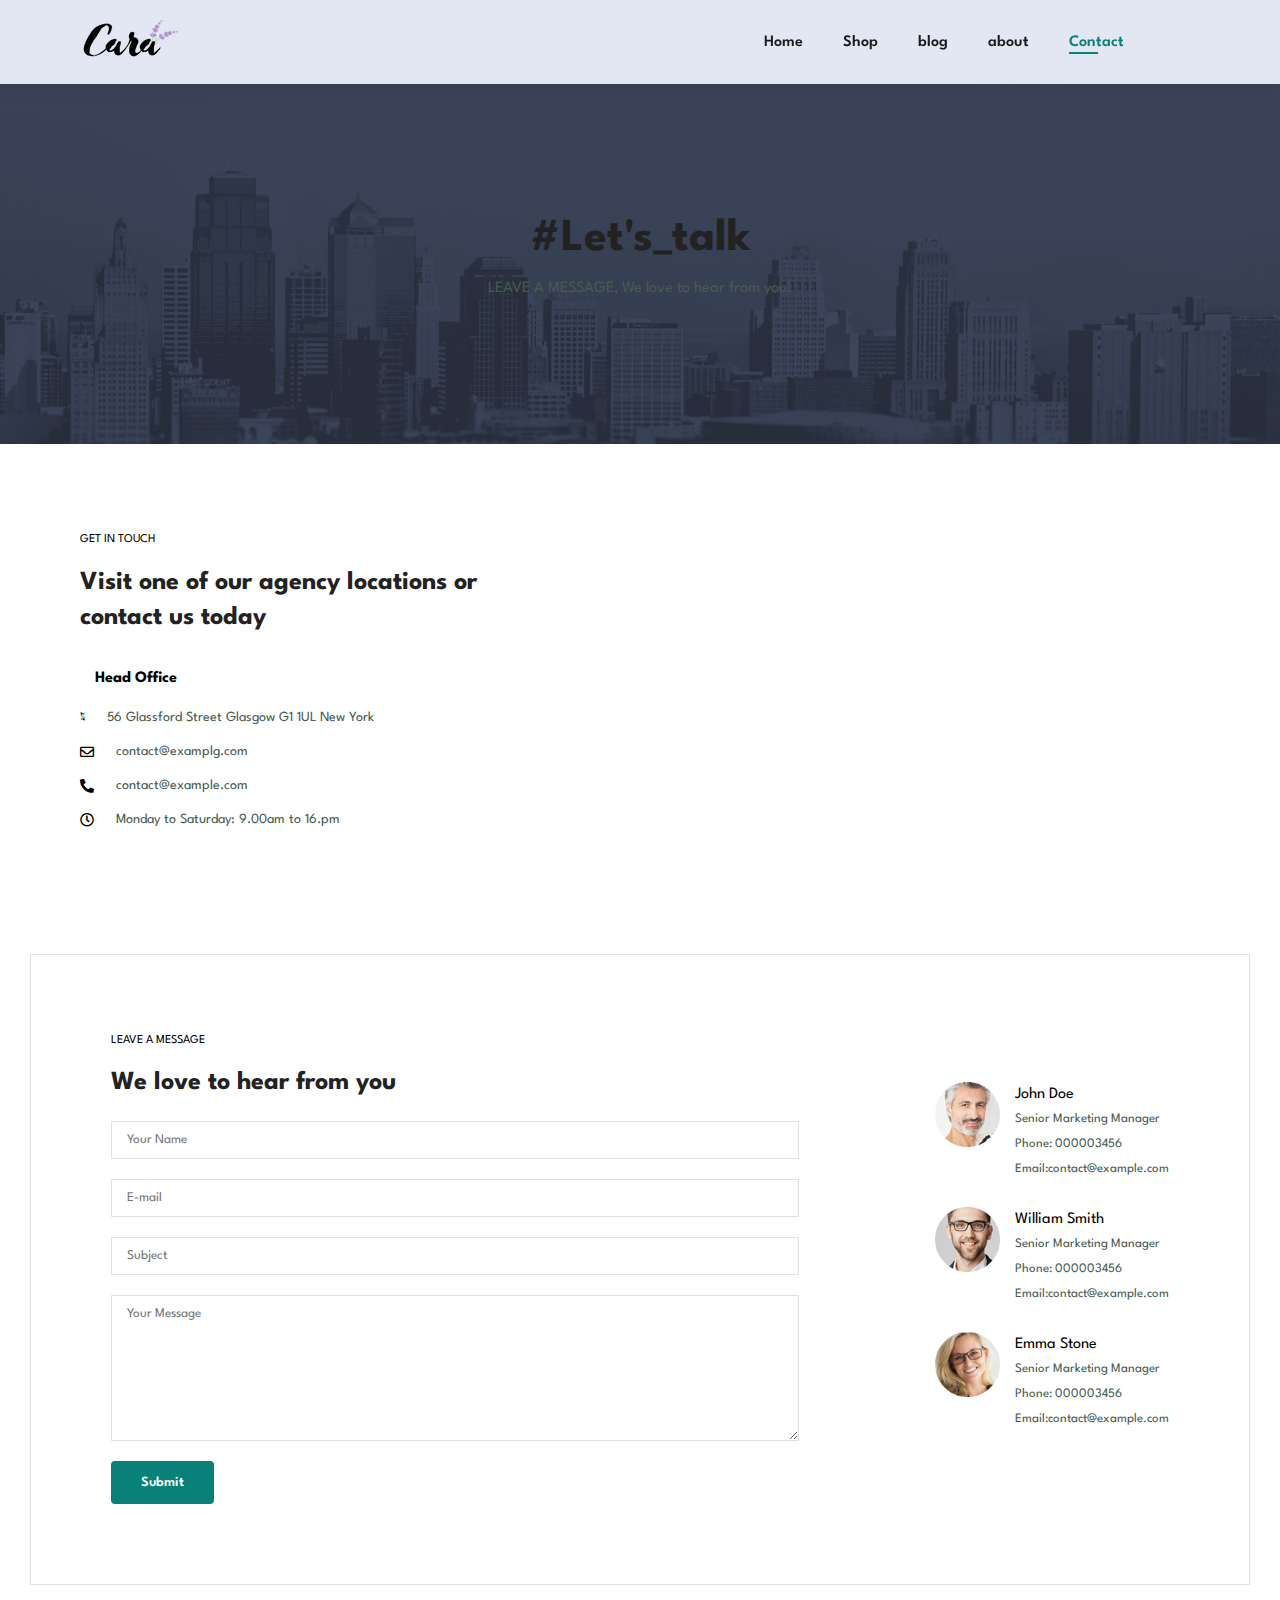
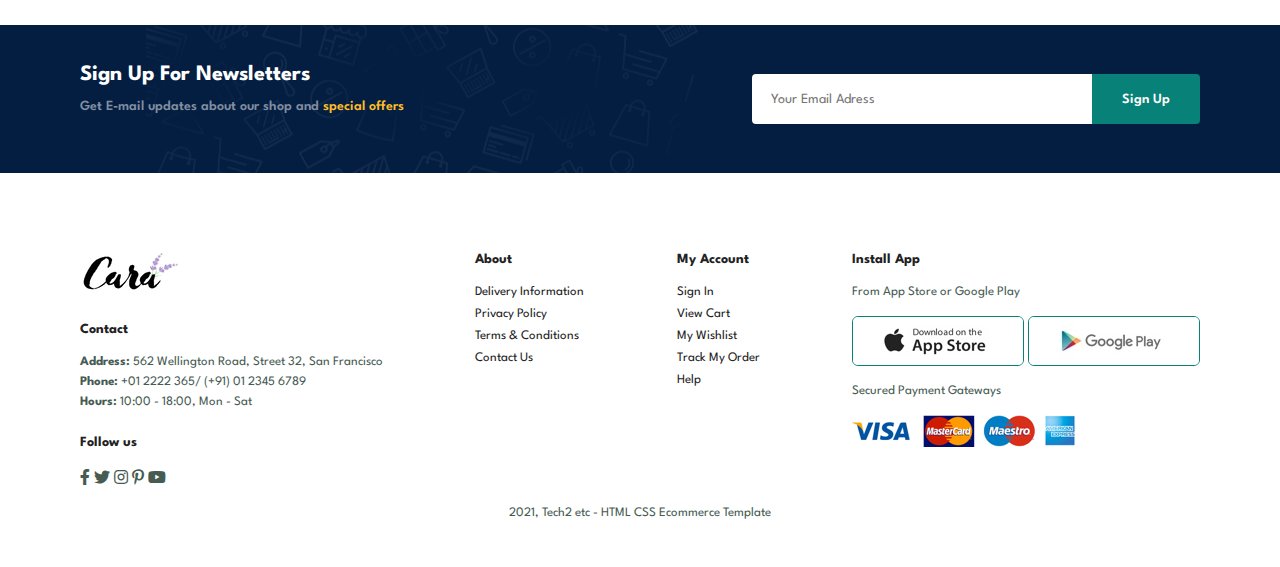
<file: contact.html>
<!DOCTYPE html>
<html lang="en" dir="ltr">
  <head>
    <meta charset="utf-8">
    <meta http-equiv="X-UA-Compatible"content="IE=edge">
    <meta name="viewport" content="width=device-width, initial-scale=1.0">
    <title>Tech2etc Ecommerce Tutorial</title>
    <link rel="stylesheet" href="style.css">
    <link rel="stylesheet" href="https://pro.fontawesome.com/releases/v5.10.0/css/all.css"

  </head>
  <body>
    <section id ="header">
      <a href="#"><img src="img/logo.png" class="logo"alt=""></a>
      <div>
        <ul id="navbar">
          <li><a href="index.html">Home</a> </li>
          <li><a href="shop.html">Shop</a> </li>
          <li><a href="blog.html">blog</a> </li>
          <li><a href="about.html">about</a> </li>
          <li><a  class= "active" href="contact.html">Contact</a> </li>
          <li id="lg-bag"><a href="cart.html"><i class="far fa-shopping-bag"></i></a></li>
          <a href="#" id="close"> <i class="far fa-times"></i> </a>
        </ul>
      </div>
      <div id="mobile">
        <a href="cart.html"><i class="far fa-shopping-bag"></i></a>
        <i id="bar" class="fas fa-outdent"></i>
      </div>
    </section>

    <section id ="page-header" class="about-header">
      <h2>#Let's_talk</h2>
      <p>LEAVE A MESSAGE, We love to hear from you!</p>
    </section>

    <section id="contact-details" class="section-p1">
      <div class="details">
        <span>GET IN TOUCH</span>
        <h2>Visit one of our agency locations or contact us today</h2>
        <h3>Head Office</h3>
        <div>
          <li>
            <i class="fal fa-map"></i>
            <p>56 Glassford Street Glasgow G1 1UL New York</p>
          </li>
          <li>
            <i class="far fa-envelope"></i>
            <p>contact@examplg.com</p>
          </li>
          <li>
            <i class="fas fa-phone-alt"></i>
            <p>contact@example.com</p>
          </li>
          <li>
            <i class= "far fa-clock"></i>
            <p>Monday to Saturday: 9.00am to 16.pm</p>
          </li>
        </div>
      </div>
      <div class="map">
        <iframe src="https://www.google.com/maps/embed?pb=!1m18!1m12!1m3!1d104765.64993994024!2d134.47533864155972!3d34.85807258734019!2m3!1f0!2f0!3f0!3m2!1i1024!2i768!4f13.1!3m3!1m2!1s0x3554f2615f27aea1%3A0x1f1ef3a42cae0aa1!2sHyogo!5e0!3m2!1sen!2sjp!4v1668485961302!5m2!1sen!2sjp" width="600" height="450" style="border:0;" allowfullscreen="" loading="lazy" referrerpolicy="no-referrer-when-downgrade"></iframe>
      </div>
    </section>


    <section id="form-details">
      <form class="" action="" method="post">
        <span>LEAVE A MESSAGE</span>
        <h2>We love to hear from you</h2>
        <input type="text" name="" value="" placeholder="Your Name">
        <input type="text" name="" value=""placeholder="E-mail">
        <input type="text" name="" value=""placeholder="Subject">
        <textarea name="name" rows="10" cols="30" placeholder="Your Message"></textarea>
        <button class="normal">Submit</button>
      </form>
      <div class="people">
        <div>
          <img src="img/people/1.png" alt="">
          <p><span>John Doe</span>Senior Marketing Manager <br> Phone: 000003456 <br> Email:contact@example.com</p>
        </div>
        <div>
          <img src="img/people/2.png" alt="">
          <p><span>William Smith</span>Senior Marketing Manager <br> Phone: 000003456 <br> Email:contact@example.com</p>
        </div>
        <div>
          <img src="img/people/3.png" alt="">
          <p><span>Emma Stone</span>Senior Marketing Manager <br> Phone: 000003456 <br> Email:contact@example.com</p>
        </div>
      </div>
    </section>



    <section id="newsletter" class="section-p1 section-m1">
      <div class="newstext">
        <h4>Sign Up For Newsletters</h4>
        <p>Get E-mail updates about our shop and <span>special offers</span></p>
      </div>
      <div class="form"
      >
        <input type="text" placeholder="Your Email Adress">
        <button class="normal">Sign Up</button>
      </div>
    </section>

    <footer class="section-p1">
      <div class="col">
        <img class="logo" src="img/logo.png" alt="">
        <h4>Contact</h4>
        <p><strong>Address:</strong> 562 Wellington Road, Street 32, San Francisco </p>
        <p><strong>Phone:</strong> +01 2222 365/ (+91) 01 2345 6789</p>
        <p><strong>Hours:</strong> 10:00 - 18:00, Mon - Sat</p>
        <div class="follow">
          <h4>Follow us</h4>
          <div class="icon">
            <i class="fab fa-facebook-f"></i>
            <i class="fab fa-twitter"></i>
            <i class="fab fa-instagram"></i>
            <i class="fab fa-pinterest-p"></i>
            <i class="fab fa-youtube"></i>
          </div>
        </div>
      </div>
      <div class="col">
        <h4>About</h4>
        <a href="#">Delivery Information</a>
        <a href="#">Privacy Policy</a>
        <a href="#">Terms & Conditions</a>
        <a href="#">Contact Us</a>
      </div>
      <div class="col">
        <h4>My Account</h4>
        <a href="#">Sign In</a>
        <a href="#">View Cart</a>
        <a href="#">My Wishlist</a>
        <a href="#">Track My Order</a>
        <a href="#">Help</a>
      </div>
      <div class="col install">
        <h4>Install App</h4>
        <p>From App Store or Google Play</p>
        <div class="row">
          <img src="img/pay/app.jpg" alt="">
          <img src="img/pay/play.jpg" alt="">
        </div>
        <p>Secured Payment Gateways</p>
        <img src="img/pay/pay.png" alt="">
      </div>
      <div class="copyright">
        <p>2021, Tech2 etc - HTML CSS Ecommerce Template</p>
      </div>
      </div>
    </footer>

    <script src="script.js" charset="utf-8"></script>
  </body>

</html>
</file>
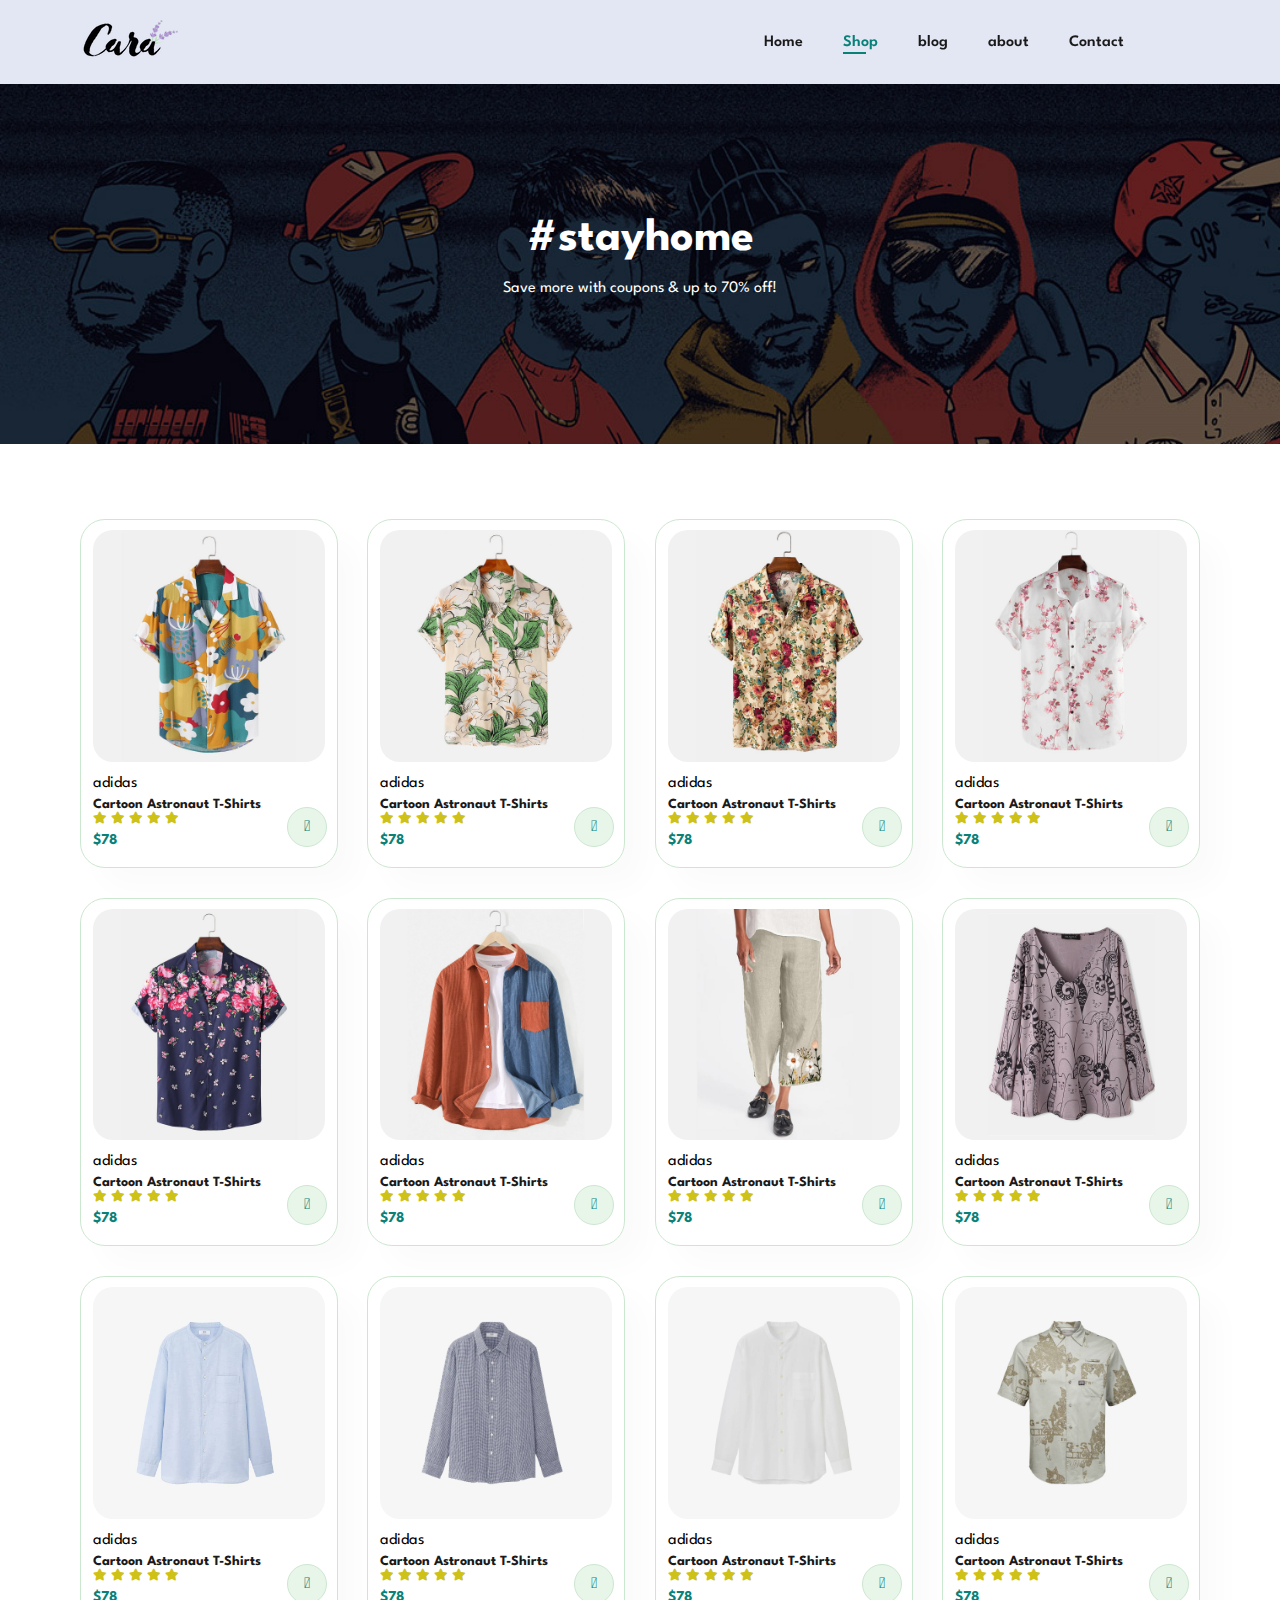
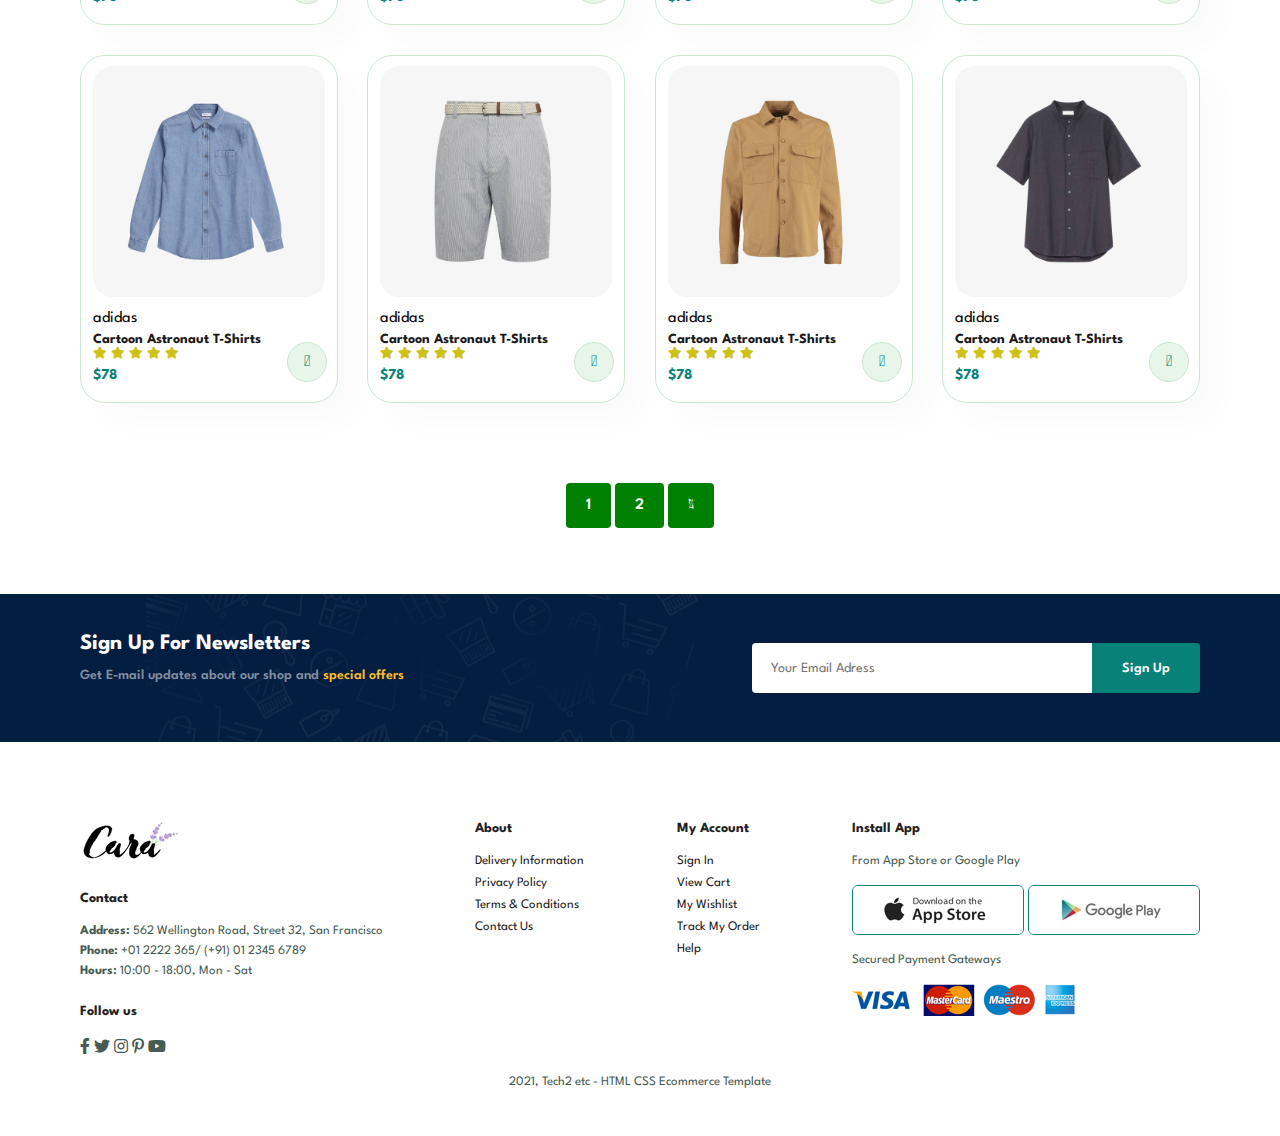
<file: shop.html>
<!DOCTYPE html>
<html lang="en" dir="ltr">
  <head>
    <meta charset="utf-8">
    <meta http-equiv="X-UA-Compatible"content="IE=edge">
    <meta name="viewport" content="width=device-width, initial-scale=1.0">
    <title>Tech2etc Ecommerce Tutorial</title>
    <link rel="stylesheet" href="style.css">
    <link rel="stylesheet" href="https://pro.fontawesome.com/releases/v5.10.0/css/all.css"

  </head>
  <body>
    <section id ="header">
      <a href="#"><img src="img/logo.png" class="logo"alt=""></a>
      <div>
        <ul id="navbar">
          <li><a href="index.html">Home</a> </li>
          <li><a class= "active" href="shop.html">Shop</a> </li>
          <li><a href="blog.html">blog</a> </li>
          <li><a href="about.html">about</a> </li>
          <li><a href="contact.html">Contact</a> </li>
          <li id="lg-bag"><a href="cart.html"><i class="far fa-shopping-bag"></i></a></li>
          <a href="#" id="close"> <i class="far fa-times"></i> </a>
        </ul>
      </div>
      <div id="mobile">
        <a href="cart.html"><i class="far fa-shopping-bag"></i></a>
        <i id="bar" class="fas fa-outdent"></i>
      </div>
    </section>

    <section id ="page-header" class="shop-header">
      <h2>#stayhome</h2>
      <p>Save more with coupons & up to 70% off!</p>
    </section>

    <section id ="product1" class="section-p1">
      <div class="pro-container">
        <div class="pro">
          <img src="img/products/f1.jpg" alt="">
          <div class="des">
            <span>adidas</span>
            <h5>Cartoon Astronaut T-Shirts</h5>
            <div class="star">
              <i class="fas fa-star"></i>
              <i class="fas fa-star"></i>
              <i class="fas fa-star"></i>
              <i class="fas fa-star"></i>
              <i class="fas fa-star"></i>
            </div>
            <h4>$78</h4>
          </div>
          <a href="#"><i class="fal fa-shopping-cart cart"></i> </a>
        </div>
        <div class="pro">
          <img src="img/products/f2.jpg" alt="">
          <div class="des">
            <span>adidas</span>
            <h5>Cartoon Astronaut T-Shirts</h5>
            <div class="star">
              <i class="fas fa-star"></i>
              <i class="fas fa-star"></i>
              <i class="fas fa-star"></i>
              <i class="fas fa-star"></i>
              <i class="fas fa-star"></i>
            </div>
            <h4>$78</h4>
          </div>
          <a href="#"><i class="fal fa-shopping-cart cart"></i> </a>
        </div>
        <div class="pro">
          <img src="img/products/f3.jpg" alt="">
          <div class="des">
            <span>adidas</span>
            <h5>Cartoon Astronaut T-Shirts</h5>
            <div class="star">
              <i class="fas fa-star"></i>
              <i class="fas fa-star"></i>
              <i class="fas fa-star"></i>
              <i class="fas fa-star"></i>
              <i class="fas fa-star"></i>
            </div>
            <h4>$78</h4>
          </div>
          <a href="#"><i class="fal fa-shopping-cart cart"></i> </a>
        </div>
        <div class="pro">
          <img src="img/products/f4.jpg" alt="">
          <div class="des">
            <span>adidas</span>
            <h5>Cartoon Astronaut T-Shirts</h5>
            <div class="star">
              <i class="fas fa-star"></i>
              <i class="fas fa-star"></i>
              <i class="fas fa-star"></i>
              <i class="fas fa-star"></i>
              <i class="fas fa-star"></i>
            </div>
            <h4>$78</h4>
          </div>
          <a href="#"><i class="fal fa-shopping-cart cart"></i> </a>
        </div>
        <div class="pro">
          <img src="img/products/f5.jpg" alt="">
          <div class="des">
            <span>adidas</span>
            <h5>Cartoon Astronaut T-Shirts</h5>
            <div class="star">
              <i class="fas fa-star"></i>
              <i class="fas fa-star"></i>
              <i class="fas fa-star"></i>
              <i class="fas fa-star"></i>
              <i class="fas fa-star"></i>
            </div>
            <h4>$78</h4>
          </div>
          <a href="#"><i class="fal fa-shopping-cart cart"></i> </a>
        </div>
        <div class="pro">
          <img src="img/products/f6.jpg" alt="">
          <div class="des">
            <span>adidas</span>
            <h5>Cartoon Astronaut T-Shirts</h5>
            <div class="star">
              <i class="fas fa-star"></i>
              <i class="fas fa-star"></i>
              <i class="fas fa-star"></i>
              <i class="fas fa-star"></i>
              <i class="fas fa-star"></i>
            </div>
            <h4>$78</h4>
          </div>
          <a href="#"><i class="fal fa-shopping-cart cart"></i> </a>
        </div>
        <div class="pro">
          <img src="img/products/f7.jpg" alt="">
          <div class="des">
            <span>adidas</span>
            <h5>Cartoon Astronaut T-Shirts</h5>
            <div class="star">
              <i class="fas fa-star"></i>
              <i class="fas fa-star"></i>
              <i class="fas fa-star"></i>
              <i class="fas fa-star"></i>
              <i class="fas fa-star"></i>
            </div>
            <h4>$78</h4>
          </div>
          <a href="#"><i class="fal fa-shopping-cart cart"></i> </a>
        </div>
        <div class="pro">
          <img src="img/products/f8.jpg" alt="">
          <div class="des">
            <span>adidas</span>
            <h5>Cartoon Astronaut T-Shirts</h5>
            <div class="star">
              <i class="fas fa-star"></i>
              <i class="fas fa-star"></i>
              <i class="fas fa-star"></i>
              <i class="fas fa-star"></i>
              <i class="fas fa-star"></i>
            </div>
            <h4>$78</h4>
          </div>
          <a href="#"><i class="fal fa-shopping-cart cart"></i> </a>
        </div>

        <div class="pro">
          <img src="img/products/n1.jpg" alt="">
          <div class="des">
            <span>adidas</span>
            <h5>Cartoon Astronaut T-Shirts</h5>
            <div class="star">
              <i class="fas fa-star"></i>
              <i class="fas fa-star"></i>
              <i class="fas fa-star"></i>
              <i class="fas fa-star"></i>
              <i class="fas fa-star"></i>
            </div>
            <h4>$78</h4>
          </div>
          <a href="#"><i class="fal fa-shopping-cart cart"></i> </a>
        </div>
        <div class="pro">
          <img src="img/products/n2.jpg" alt="">
          <div class="des">
            <span>adidas</span>
            <h5>Cartoon Astronaut T-Shirts</h5>
            <div class="star">
              <i class="fas fa-star"></i>
              <i class="fas fa-star"></i>
              <i class="fas fa-star"></i>
              <i class="fas fa-star"></i>
              <i class="fas fa-star"></i>
            </div>
            <h4>$78</h4>
          </div>
          <a href="#"><i class="fal fa-shopping-cart cart"></i> </a>
        </div>
        <div class="pro">
          <img src="img/products/n3.jpg" alt="">
          <div class="des">
            <span>adidas</span>
            <h5>Cartoon Astronaut T-Shirts</h5>
            <div class="star">
              <i class="fas fa-star"></i>
              <i class="fas fa-star"></i>
              <i class="fas fa-star"></i>
              <i class="fas fa-star"></i>
              <i class="fas fa-star"></i>
            </div>
            <h4>$78</h4>
          </div>
          <a href="#"><i class="fal fa-shopping-cart cart"></i> </a>
        </div>
        <div class="pro">
          <img src="img/products/n4.jpg" alt="">
          <div class="des">
            <span>adidas</span>
            <h5>Cartoon Astronaut T-Shirts</h5>
            <div class="star">
              <i class="fas fa-star"></i>
              <i class="fas fa-star"></i>
              <i class="fas fa-star"></i>
              <i class="fas fa-star"></i>
              <i class="fas fa-star"></i>
            </div>
            <h4>$78</h4>
          </div>
          <a href="#"><i class="fal fa-shopping-cart cart"></i> </a>
        </div>
        <div class="pro">
          <img src="img/products/n5.jpg" alt="">
          <div class="des">
            <span>adidas</span>
            <h5>Cartoon Astronaut T-Shirts</h5>
            <div class="star">
              <i class="fas fa-star"></i>
              <i class="fas fa-star"></i>
              <i class="fas fa-star"></i>
              <i class="fas fa-star"></i>
              <i class="fas fa-star"></i>
            </div>
            <h4>$78</h4>
          </div>
          <a href="#"><i class="fal fa-shopping-cart cart"></i> </a>
        </div>
        <div class="pro">
          <img src="img/products/n6.jpg" alt="">
          <div class="des">
            <span>adidas</span>
            <h5>Cartoon Astronaut T-Shirts</h5>
            <div class="star">
              <i class="fas fa-star"></i>
              <i class="fas fa-star"></i>
              <i class="fas fa-star"></i>
              <i class="fas fa-star"></i>
              <i class="fas fa-star"></i>
            </div>
            <h4>$78</h4>
          </div>
          <a href="#"><i class="fal fa-shopping-cart cart"></i> </a>
        </div>
        <div class="pro">
          <img src="img/products/n7.jpg" alt="">
          <div class="des">
            <span>adidas</span>
            <h5>Cartoon Astronaut T-Shirts</h5>
            <div class="star">


              <i class="fas fa-star"></i>
              <i class="fas fa-star"></i>
              <i class="fas fa-star"></i>
              <i class="fas fa-star"></i>
              <i class="fas fa-star"></i>
            </div>
            <h4>$78</h4>
          </div>
          <a href="#"><i class="fal fa-shopping-cart cart"></i> </a>
        </div>
        <div class="pro">
          <img src="img/products/n8.jpg" alt="">
          <div class="des">
            <span>adidas</span>
            <h5>Cartoon Astronaut T-Shirts</h5>
            <div class="star">
              <i class="fas fa-star"></i>
              <i class="fas fa-star"></i>
              <i class="fas fa-star"></i>
              <i class="fas fa-star"></i>
              <i class="fas fa-star"></i>
            </div>
            <h4>$78</h4>
          </div>
          <a href="#"><i class="fal fa-shopping-cart cart"></i> </a>
        </div>
      </div>
    </section>

    <section id= "pagination" class="section-p1">
      <a href="#">1</a>
      <a href="#">2</a>
      <a href="#"><i class ="fal fa-long-arrow-alt-right"></i></a>

    </section>


    <section id="newsletter" class="section-p1 section-m1">
      <div class="newstext">
        <h4>Sign Up For Newsletters</h4>
        <p>Get E-mail updates about our shop and <span>special offers</span></p>
      </div>
      <div class="form"
      >
        <input type="text" placeholder="Your Email Adress">
        <button class="normal">Sign Up</button>
      </div>
    </section>
    <footer class="section-p1">
      <div class="col">
        <img class="logo" src="img/logo.png" alt="">
        <h4>Contact</h4>
        <p><strong>Address:</strong> 562 Wellington Road, Street 32, San Francisco </p>
        <p><strong>Phone:</strong> +01 2222 365/ (+91) 01 2345 6789</p>
        <p><strong>Hours:</strong> 10:00 - 18:00, Mon - Sat</p>
        <div class="follow">
          <h4>Follow us</h4>
          <div class="icon">
            <i class="fab fa-facebook-f"></i>
            <i class="fab fa-twitter"></i>
            <i class="fab fa-instagram"></i>
            <i class="fab fa-pinterest-p"></i>
            <i class="fab fa-youtube"></i>
          </div>
        </div>
      </div>
      <div class="col">
        <h4>About</h4>
        <a href="#">Delivery Information</a>
        <a href="#">Privacy Policy</a>
        <a href="#">Terms & Conditions</a>
        <a href="#">Contact Us</a>
      </div>
      <div class="col">
        <h4>My Account</h4>
        <a href="#">Sign In</a>
        <a href="#">View Cart</a>
        <a href="#">My Wishlist</a>
        <a href="#">Track My Order</a>
        <a href="#">Help</a>
      </div>
      <div class="col install">
        <h4>Install App</h4>
        <p>From App Store or Google Play</p>
        <div class="row">
          <img src="img/pay/app.jpg" alt="">
          <img src="img/pay/play.jpg" alt="">
        </div>
        <p>Secured Payment Gateways</p>
        <img src="img/pay/pay.png" alt="">
      </div>
      <div class="copyright">
        <p>2021, Tech2 etc - HTML CSS Ecommerce Template</p>
      </div>
      </div>
    </footer>
    <script src="script.js" charset="utf-8"></script>
  </body>

</html>
</file>
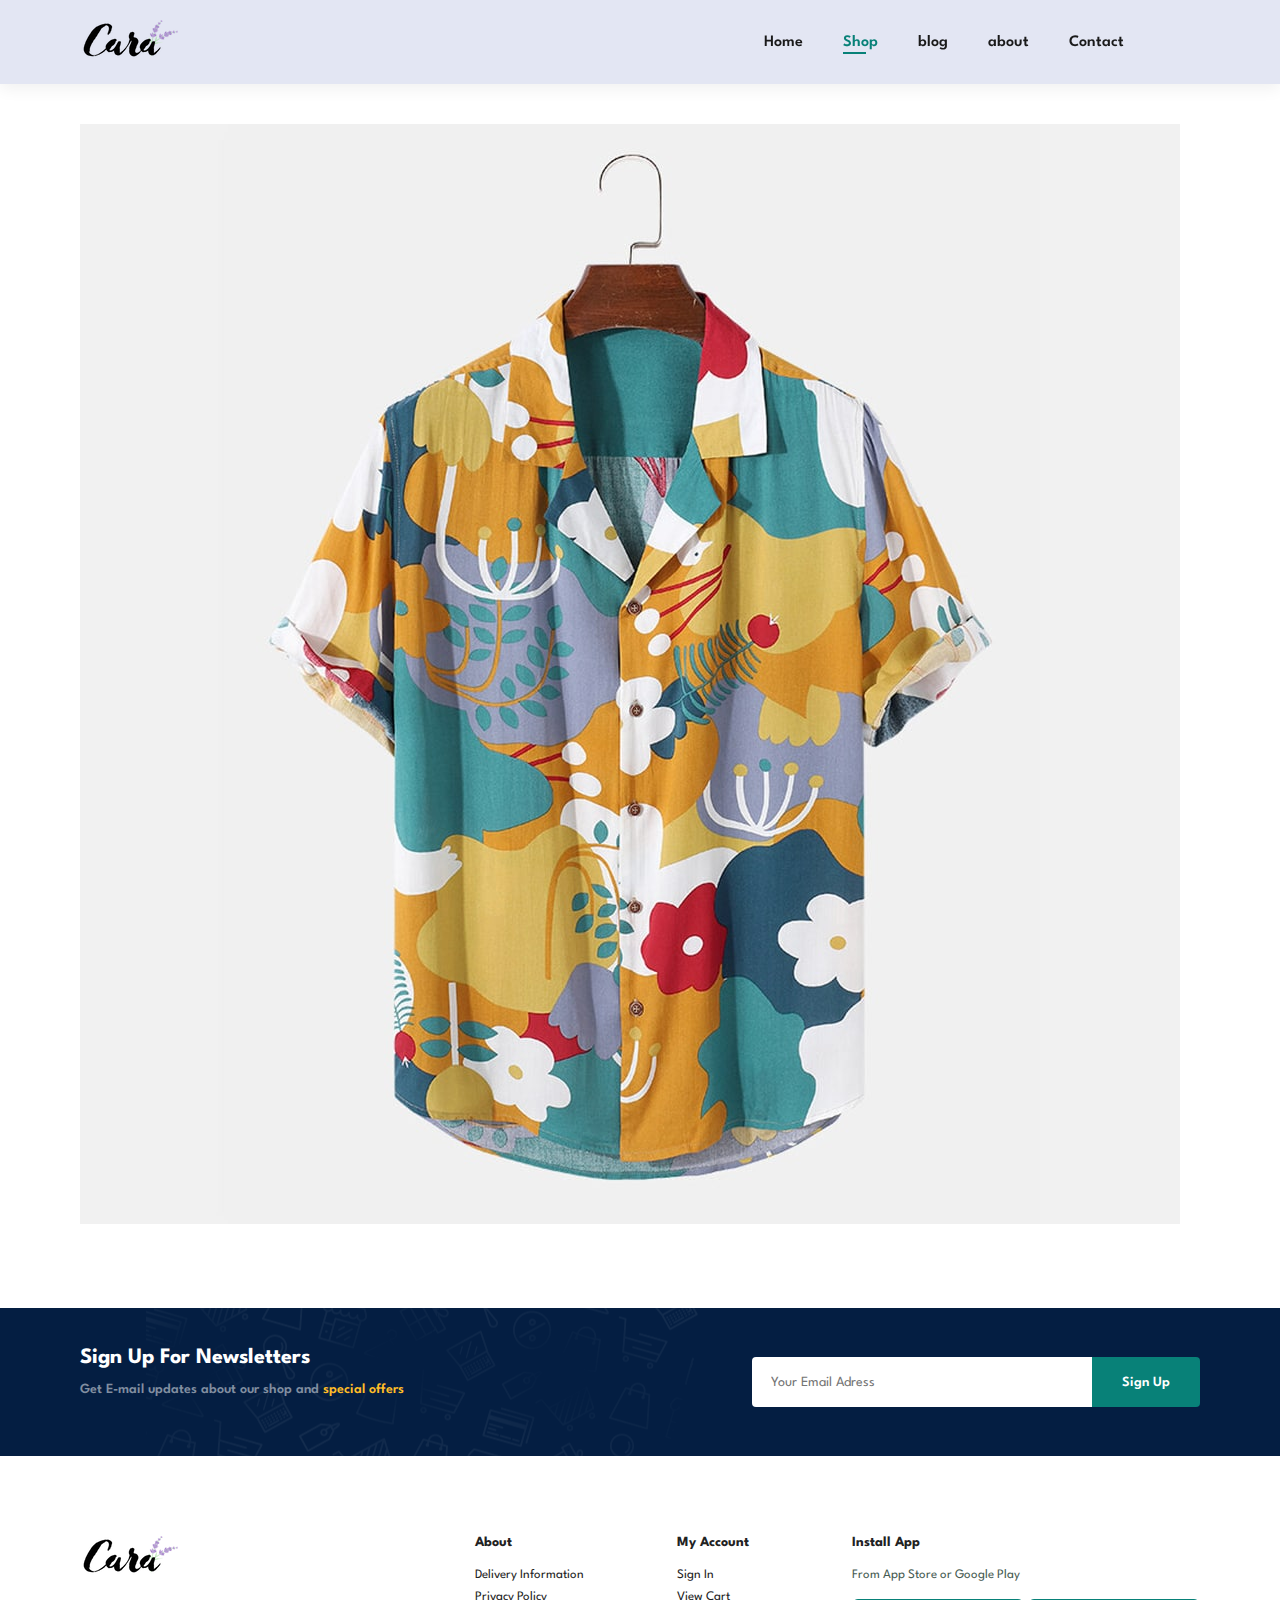
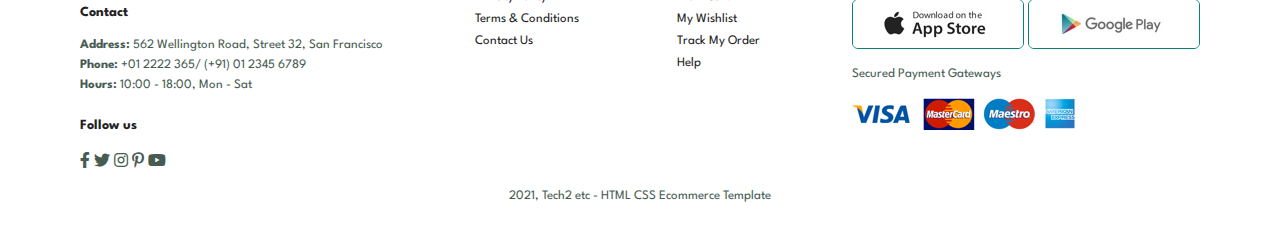
<file: sproduct.html>
<!DOCTYPE html>
<html lang="en" dir="ltr">
  <head>
    <meta charset="utf-8">
    <meta http-equiv="X-UA-Compatible"content="IE=edge">
    <meta name="viewport" content="width=device-width, initial-scale=1.0">
    <title>Tech2etc Ecommerce Tutorial</title>
    <link rel="stylesheet" href="style.css">
    <link rel="stylesheet" href="https://pro.fontawesome.com/releases/v5.10.0/css/all.css"

  </head>
  <body>
    <section id ="header">
      <a href="#"><img src="img/logo.png" class="logo"alt=""></a>
      <div>
        <ul id="navbar">
          <li><a href="index.html">Home</a> </li>
          <li><a class= "active" href="shop.html">Shop</a> </li>
          <li><a href="blog.html">blog</a> </li>
          <li><a href="about.html">about</a> </li>
          <li><a href="contact.html">Contact</a> </li>
          <li id="lg-bag"><a href="cart.html"><i class="far fa-shopping-bag"></i></a></li>
          <a href="#" id="close"> <i class="far fa-times"></i> </a>
        </ul>
      </div>
      <div id="mobile">
        <a href="cart.html"><i class="far fa-shopping-bag"></i></a>
        <i id="bar" class="fas fa-outdent"></i>
      </div>
    </section>
    <section id="prodetails" class="section-p1">
      <div class="single-pro-image">
        <img src="img/products/f1.jpg" alt="">
      </div>
      <div class="">

      </div>

    </section>
    <section id="newsletter" class="section-p1 section-m1">
      <div class="newstext">
        <h4>Sign Up For Newsletters</h4>
        <p>Get E-mail updates about our shop and <span>special offers</span></p>
      </div>
      <div class="form"
      >
        <input type="text" placeholder="Your Email Adress">
        <button class="normal">Sign Up</button>
      </div>
    </section>
    <footer class="section-p1">
      <div class="col">
        <img class="logo" src="img/logo.png" alt="">
        <h4>Contact</h4>
        <p><strong>Address:</strong> 562 Wellington Road, Street 32, San Francisco </p>
        <p><strong>Phone:</strong> +01 2222 365/ (+91) 01 2345 6789</p>
        <p><strong>Hours:</strong> 10:00 - 18:00, Mon - Sat</p>
        <div class="follow">
          <h4>Follow us</h4>
          <div class="icon">
            <i class="fab fa-facebook-f"></i>
            <i class="fab fa-twitter"></i>
            <i class="fab fa-instagram"></i>
            <i class="fab fa-pinterest-p"></i>
            <i class="fab fa-youtube"></i>
          </div>
        </div>
      </div>
      <div class="col">
        <h4>About</h4>
        <a href="#">Delivery Information</a>
        <a href="#">Privacy Policy</a>
        <a href="#">Terms & Conditions</a>
        <a href="#">Contact Us</a>
      </div>
      <div class="col">
        <h4>My Account</h4>
        <a href="#">Sign In</a>
        <a href="#">View Cart</a>
        <a href="#">My Wishlist</a>
        <a href="#">Track My Order</a>
        <a href="#">Help</a>
      </div>
      <div class="col install">
        <h4>Install App</h4>
        <p>From App Store or Google Play</p>
        <div class="row">
          <img src="img/pay/app.jpg" alt="">
          <img src="img/pay/play.jpg" alt="">
        </div>
        <p>Secured Payment Gateways</p>
        <img src="img/pay/pay.png" alt="">
      </div>
      <div class="copyright">
        <p>2021, Tech2 etc - HTML CSS Ecommerce Template</p>
      </div>
      </div>
    </footer>
    <script src="script.js" charset="utf-8"></script>
  </body>

</html>
</file>
<file: style.css>
@import url('https://fonts.googleapis.com/css?family=Spartan:wght@100;200;300;400;500;600;700;800;900&display=swap');

* {
  margin: 0;
  padding: 0;
  box-sizing: border-box;
  font-family: 'Spartan', sans-serif;
}

h1 {
  font-size: 50px;
  line-height: 64px;
  color: #222;
}

h2 {
  font-size: 46px;
  line-height: 54px;
  color: #222;
}

h4 {
  font-size: 20px;
  color: #222;
}

h6 {
  font-weight: 16px;
  font-size: 12px;
}

p {
  font-size: 16px;
  color: #465b52;
  margin: 15px 0 20px 0;
}

.section-p1 {
  padding: 40px 80px;
}

.section-m1 {
  margin: 40px 0;
}

button.normal {
  font-size: 14px;
  font-weight: 600;
  padding: 15px 30px;
  color: #000;
  background-color: #fff;
  border-radius: 4px;
  cursor: pointer;
  border: none;
  outline: none;
  transition: 0.2s;
}

button.normal:hover {
  background-color: green;
}

button.white {
  font-size: 13px;
  font-weight: 600;
  padding: 11px 18px;
  color: #fff;
  background-color: transparent;
  cursor: pointer;
  border: 1px solid #fff;
  outline: none;
  transition: 0.2s;
}

#sm-banner .banner-box:hover button.white {
  background-color: #088178;
  border: 1px solid #088178;
}

body {
  width: 100%;
}

/* navbar */
#header {
  display: flex;
  align-items: center;
  justify-content: space-between;
  padding: 20px 80px;
  background: #E3E6F3;
  box-shadow: 0 5px 15px rgba(0, 0, 0, 0.06);
  z-index: 999;
  position: sticky;
  top: 0;
  left: 0;
}

#navbar {
  display: flex;
  align-items: center;
  justify-content: center;
}

#navbar li {
  list-style: none;
  padding: 0 20px;
  position: relative;
}

#navbar li a {
  text-decoration: none;
  font-size: 16px;
  font-weight: 600;
  color: #1a1a1a;
  transition: 0.3s ease;
}

#navbar li a:hover,
#navbar li a.active {
  color: #088178;
}

#navbar li a.active::after,
#navbar li a:hover::after {
  content: "";
  height: 2px;
  width: 30%;
  background: #088178;
  position: absolute;
  bottom: -4px;
  left: 20px;
}

#mobile {
  display: none;
  align-items: center;
}

#close {
  display: none;
}

/* HOME PAGE */
#hero {
  background-image: url("img/hero4.png");
  height: 90vh;
  width: 100%;
  background-position: top 25% right 0;
  background-size: cover;
  padding: 0 80px;
  display: flex;
  flex-direction: column;
  align-items: flex-start;
  justify-content: center;
}

#hero h4 {
  padding-bottom: 15px;
}

#hero h1 {
  color: #088178;
}

#hero button {
  background-image: url("img/button.png");
  background-color: transparent;
  color: #088178;
  border: 0;
  padding: 14px 80px 14px 65px;
  background-repeat: no-repeat;
  cursor: pointer;
  font-weight: 700;
  font-size: 15px;
}

#feature {
  display: flex;
  align-items: center;
  justify-content: space-between;
  flex-wrap: wrap;
}

#feature .fe-box {
  width: 180px;
  text-align: center;
  padding: 25px;
  box-shadow: 20px 20px 34px rgba(0, 0, 0, 0.03);
  border: 1px solid #cce7d0;
  border-radius: 4px;
  margin: 15px 0;
}

#feature .fe-box:hover {
  box-shadow: 10px 10px 54px rgba(70, 62, 221, 0.1);
}

#feature .fe-box img {
  width: 100%;
  margin-bottom: 10px;
}

#feature .fe-box h6 {
  display: inline-block;
  padding: 9px 8px 6px 8px;
  line-height: 1;
  border-radius: 4px;
  color: #088178;
  background-color: #fddde4;
}

#feature .fe-box:nth-child(2) h6 {
  background-color: #cdebbc;
}

#feature .fe-box:nth-child(3) h6 {
  background-color: #d1e8f2;
}

#feature .fe-box:nth-child(4) h6 {
  background-color: #cdd4f8;
}

#feature .fe-box:nth-child(5) h6 {
  background-color: #f6dbf6;
}

#feature .fe-box:nth-child(6) h6 {
  background-color: #fff2e5;
}

#product1 {
  text-align: center;
}

#product1 .pro-container {
  display: flex;
  justify-content: space-between;
  padding-top: 20px;
  flex-wrap: wrap;
}

#product1 .pro {
  width: 23%;
  min-width: 250px;
  padding: 10px 12px;
  border: 1px solid #cce7d0;
  border-radius: 25px;
  cursor: pointer;
  box-shadow: 20px 20px 30px rgba(0, 0, 0, 0.02);
  margin: 15px 0;
  transition: 0.2s ease;
  position: relative;
}

#product1 .pro:hover {
  box-shadow: 20px 20px 30px rgba(0, 0, 0, 0.06);
}

#product1 .pro img {
  width: 100%;
  border-radius: 20px;
}

#product1 .pro .des {
  text-align: start;
  padding: 10px 0;
}

#product1 .pro .des span {
  color: #0606063;
  font-size: 12
}

#product1 .pro .des h5 {
  padding-top: 7px;
  color: #1a1a1a;
  font-size: 14px;
}

#product1 .pro .des i {
  font-size: 12px;
  color: rgb(206, 194, 25)
}

#product1 .pro .des h4 {
  padding-top: 7px;
  font-size: 15px;
  font-weight: 700;
  color: #088178;
}

#product1 .pro .cart {
  width: 40px;
  height: 40px;
  line-height: 40px;
  border-radius: 50px;
  background-color: #e8f6ea;
  font-weight: 500;
  color: #088178;
  border: 1px solid #cce7d0;
  position: absolute;
  bottom: 20px;
  right: 10px;
}

#banner {
  display: flex;
  flex-direction: column;
  justify-content: center;
  align-items: center;
  text-align: center;
  background-image: url("img/banner/b2.jpg");
  width: 100%;
  height: 40vh;
  background-size: cover;
  background-position: center;
}

#banner h4 {
  color: #fff;
  font-size: 30px;
  padding: 10px 0;
}

#banner h2 {
  color: #fff;
  font-size: 30px;
  padding: 10px 0;
}

#banner h2 span {
  color: #ef3636;
}

#banner button:hover {
  background: #088178;
  color: #fff;
}

#sm-banner {
  display: flex;
  justify-content: space-between;
  flex-wrap: wrap;
}

#sm-banner .banner-box {
  display: flex;
  flex-direction: column;
  justify-content: center;
  align-items: flex-start;
  background-image: url("img/banner/b17.jpg");
  min-width: 550px;
  height: 50vh;
  background-size: cover;
  background-position: center;
  padding: 30px;
}

#sm-banner .banner-box2 {
  background-image: url("img/banner/b10.jpg");
}

#sm-banner h4 {
  color: #fff;
  font-size: 20px;
  font-weight: 300;
}

#sm-banner h2 {
  color: #fff;
  font-size: 28px;
  font-weight: 800;
}

#sm-banner span {
  color: #fff;
  font-size: 14px;
  font-weight: 500;
  padding-bottom: 15px;
}

#banner3 .banner-box {
  display: flex;
  flex-direction: column;
  justify-content: center;
  align-items: flex-start;
  background-image: url("img/banner/b7.jpg");
  min-width: 30%;
  height: 30vh;
  background-size: cover;
  background-position: center;
  padding: 20px;
  margin-bottom: 20px;
}

#banner3 .banner-box2 {
  background-image: url("img/banner/b4.jpg");
}

#banner3 .banner-box3 {
  background-image: url("img/banner/b18.jpg");
}

#banner3 {
  display: flex;
  justify-content: space-between;
  flex-wrap: wrap;
  padding: 0 80px;
}

#banner3 h2 {
  color: #fff;
  font-weight: 900;
  font-size: 22px;
}

#banner3 h3 {
  color: #ec544e;
  font-weight: 800;
  font-size: 15px;
}

#newsletter {
  display: flex;
  justify-content: space-between;
  flex-wrap: wrap;
  align-items: center;
  background-image: url("img/banner/b14.png");
  background-repeat: no-repeat;
  background-position: 20% 30%;
  background-color: #041e42;
}

#newsletter h4 {
  font-size: 22px;
  font-weight: 700;
  color: #fff;
}

#newsletter p {
  font-size: 14px;
  font-weight: 600;
  color: #818ea0;
}

#newsletter p span {
  color: #ffbd27;
}

#newsletter .form {
  display: flex;
  width: 40%;
}

#newsletter input {
  height: 3.125rem;
  padding: 0 1.25em;
  font-size: 14px;
  width: 100%;
  border: 1px solid transparent;
  border-radius: 4px;
  outline: none;
  border-top-right-radius: 0;
  border-bottom-right-radius: 0;
}

#newsletter button {
  background-color: #088178;
  color: #fff;
  white-space: nowrap;
  border-top-left-radius: 0;
  border-bottom-left-radius: 0;
}

footer {
  display: flex;
  flex-wrap: wrap;
  justify-content: space-between;
}

footer .col {
  display: flex;
  flex-direction: column;
  align-items: flex-start;
  margin-bottom: 20px;
}

footer .logo {
  margin-bottom: 30px;
}

footer h4 {
  font-size: 14px;
  padding-bottom: 20px;
}

footer p {
  font-size: 13px;
  margin: 0 0 8px 0;
}

footer a {
  font-size: 13px;
  text-decoration: none;
  color: #222;
  margin-bottom: 10px;
}

footer .follow {
  margin-top: 20px;
}

footer .follow {
  margin-top: 20px;
}

footer .follow {
  color: #465b52;
  padding-right: 4px;
  cursor: pointer;
}

footer .install .row img {
  border: 1px solid #088178;
  border-radius: 6px;
}

footer .install img {
  margin: 10px 0 15px 0;
}

footer .follow i:hover, footer a:hover {
  color: #088178;
}

footer .copyright {
  width: 100%;
  text-align: center;
}

/* shop page */
#page-header {
  background-image: url("img/banner/b1.jpg");
  width: 100%;
  height: 40vh;
  background-size: cover;
  display: flex;
  justify-content: center;
  text-align: center;
  flex-direction: column;
  padding: 14px;
}

#page-header.shop-header h2, #page-header.shop-header p {
  color: #fff;
}

#pagination {
  text-align: center;
}

#pagination a {
  text-decoration: none;
  background-color: green;
  padding: 15px 20px;
  border-radius: 4px;
  color: #fff;
  font-weight: 600;
}

#pagination a i {
  font-size: 16px;
  font-weight: 600;
}

/* blog page */
#page-header.blog-header {
  background-image: url("img/banner/b19.jpg");
}

#blog {
  padding: 150px 150px 0 150px;
}

#blog .blog-box {
  display: flex;
  align-items: center;
  width: 100%;
  position: relative;
  padding-bottom: 90px;
}

#blog .blog-img {
  width: 50%;
  margin-right: 40px;
}

#blog img {
  width: 100%;
  height: 300px;
  object-fit: cover;
}

#blog .blog-details {
  width: 50%;
}

#blog .blog-details a {
  text-decoration: none;
  ] font-size: 11px;
  color: black;
  font-weight: 700;
  position: relative;
  transition: 0.3s;
}

#blog .blog-details a::after {
  content: "";
  width: 50px;
  height: 2px;
  background-color: black;
  position: absolute;
  top: 6px;
  right: -60px;
}

#blog .blog-details a:hover {
  color: #088178;
}

#blog .blog-details a:hover::after {
  background-color: #088178;
}

#blog .blog-details p {
  color: black;
}

#blog .blog-box h1 {
  position: absolute;
  top: -40px;
  left: -3;
  font-size: 70px;
  font-weight: 700;
  color: #c9cbce;
  z-index: -1;
}

/* about Page */
#page-header.about-header {
  background-image: url("img/about/banner.png")
}

#about-head {
  display: flex;
  align-items: center;
}

#about-head img {
  width: 50%;
  height: auto;
}

#about-head div {
  padding-left: 40px;
}

#about-head p {
  color: black;
}

#about-app {
  text-align: center;
}

#about-app .video {
  width: 70%;
  height: 100%;
  margin: 30px auto 0 auto;
}

#about-app .video video {
  width: 100%;
  height: 100%;
  border-radius: 20px;
}

/* contact */
#contact-details {
  display: flex;
  align-items: center;
  justify-content: space-between;
}

#contact-details .details {
  width: 40%;
}

#contact-details .details span,
#form-details form span {
  font-size: 12px;
}

#contact-details .details h2,
#form-details form h2 {
  font-size: 26px;
  line-height: 35px;
  padding: 20px 0;
}

#contact-details .details h3 {
  font-size: 16px;
  padding: 15px;
}

#contact-details .details li {
  list-style: none;
  display: flex;
  padding: 10px 0;
}

#contact-details .details li i {
  font-size: 14px;
  padding-right: 22px;
}

#contact-details .details li p {
  margin: 0;
  font-size: 14px;
}

#contact-details .map {
  width: 55%;
  height: 400px;
}

#contact-details .map iframe {
  width: 100%;
  height: 100%;
}

#form-details form {
  width: 65%;
  display: flex;
  flex-direction: column;
  align-items: flex-start;
}

#form-details form input,
#form-details form textarea {
  width: 100%;
  padding: 12px 15px;
  outline: none;
  margin-bottom: 20px;
  border: 1px solid #e1e1e1;
}

#form-details form button {
  background-color: #088178;
  color: #fff;
}

#form-details .people div {
  padding-bottom: 25px;
  display: flex;
  align-items: flex-start;
}

#form-details .people div img {
  width: 65px;
  height: 65px;
  object-fit: cover;
  margin-right: 15px;
}

#form-details .people div p {
  margin: 0;
  font-size: 13px;
  line-height: 25px;
}

#form-details .people div p span {
  display: block;
  font-size: 16px;
  font-weight: 600px;
  color: #000;
}

#form-details {
  display: flex;
  align-items: center;
  justify-content: space-between;
  margin: 30px;
  padding: 80px;
  border: 1px solid #e1e1e1;
}

/* Cart page */
#cart {
  overflow-x: auto;
}

#cart table {
  width: 100%;
  border-collapse: collapse;
  table-layout: fixed;
  white-space: nowrap;
}

#cart table img {
  width: 70px;
}

#cart table td:nth-child(1) {
  width: 100px;
  text-align: center;
}

#cart table td:nth-child(2) {
  width: 150px;
  text-align: center;
}

#cart table td:nth-child(3) {
  width: 250px;
  text-align: center;
}

#cart table td:nth-child(4),
#cart table td:nth-child(5),
#cart table td:nth-child(6) {
  width: 150px;
  text-align: center;
}

#cart table td:nth-child(5) input {
  width: 70px;
  padding: 10px 5px 10px 15px;
}

#cart table thead {
  border: 1px solid #e2e9e1;
  border-left: none;
  border-right: none;
}

#cart table thead td {
  font-weight: 700;
  text-transform: uppercase;
  font-size: 13px;
  padding: 18px 0;
}

#cart table tbody tr td {
  padding-top: 15px;
}

#cart table tbody td {
  font-size: 13px;
}

#cart-add {
  display: flex;
  align-items: center;
  justify-content: space-between;
}

#coupon {
  width: 50%;
  margin-bottom: 30px;
}

#coupon h3,
#subtotal h3 {
  padding-bottom: 15px;
}

#coupon input {
  padding: 10px 20px;
  outline: none;
  width: 60%;
  margin-right: 10px;
  border: 1px solid #e2e9e1;
}

#coupon button,
#subtotal button {
  background-color: #088178;
  color: #fff;
  padding: 12px 20px;
}

#subtotal {
  width: 50%;
  margin-bottom: 30px;
  border: 1px solid #e2e9e1;
  padding: 30px;
}

#subtotal table {
  border-collapse: collapse;
  width: 100%;
  margin-bottom: 20px;
}

#subtotal table td {
  width: 50%;
  border: 1px solid #e2e9e1;
  padding: 10px;
  font-size: 13px;
}

/* Media Query */
@media (max-width:768px) {
  .section-p1 {
    padding: 40px 40px;
  }

  #navbar {
    display: flex;
    flex-direction: column;
    align-items: flex-start;
    justify-content: flex-start;
    position: fixed;
    top: 0;
    right: -300px;
    height: 100vh;
    width: 300px;
    background-color: #E3E6F3;
    box-shadow: 0 40px 60px rgba(0, 0, 0, 0.1);
    padding: 80px 0 0 10px;
    transition: 0.3s;
  }

  .qqqq#navbar {
    right: 0px;
  }

  #navbar li {
    margin-bottom: 25px;
  }

  #mobile {
    display: flex;
    align-items: center;
  }

  #mobile i {
    color: #1a1a1a;
    font-size: 24px;
    padding-left: 20px;
  }

  #close {
    display: initial;
    position: absolute;
    top: 30px;
    left: 30px;
    color: #222;
    font-size: 24px;
  }

  #lg-bag {
    display: none;
  }

  #hero {
    height: 70vh;
    padding: 0 80px;
    background-position: top 30% right 30%;
  }

  #feature {
    justify-content: center;
  }

  #feature .fe-box {
    margin: 15px 15px;
  }

  #product1 .pro-container {
    justify-content: center;
  }

  #product1 .pro {
    margin: 15px;
  }

  #banner {
    height: 20vh;
  }

  #sm-banner .banner-box {
    min-width: 100%;
    height: 30vh;
  }

  #banner3 {
    padding: 0 40px;
  }

  #banner3 .banner-box {
    width: 28%;
  }

  #newsletter .form {
    width: 70%;
  }

  /* contact */
  #form-details {
    padding: 0px;
  }

  #form-details form {
    width: 50%;
  }

  /* cart */
  #cart-add {
    flex-direction: column;
  }
}

@media (max-width: 477px) {
  .section-p1 {
    padding: 18px;
  }

  #header {
    padding: 10px 30px;
  }

  h1 {
    font-size: 38px;
  }

  #hero {
    padding: 0 20px;
    background-position: 55%;
  }

  h2 {
    font-size: 32px;
  }

  #feature {
    justify-content: space-between;
  }

  #feature .fe-box {
    width: 155px;
    margin: 0 0 15px 0;
  }

  #product1 .pro {
    width: 100%;
  }

  #banner {
    height: 40vh;
  }

  #sm-banner .banner-box {
    height: 40vh;
  }

  #sm-banner .banner-box2 {
    margin-top: 20px;
  }

  #banner3 {
    padding: 0 20px;
  }

  #banner3 .banner-box {
    width: 100%;
  }

  #newsletter .form {
    width: 100%;
  }

  #newsletter {
    padding: 40px 20px;
  }

  #feature .fe-box h6 {
    font-family: none;
  }

  footer .copyright {
    text-align: start;
  }

  footer p {
    font-size: 12px;
  }

  /* blog */
  #blog {
    padding: 100px 20px 0 20px;
  }

  #blog .blog-box {
    display: flex;
    flex-direction: column;
    align-items: flex-start;
  }

  #blog .blog-img {
    width: 100%;
    margin-right: 0px;
    margin-bottom: 30px;
  }

  #blog .blog-details {
    width: 100%;
    margin-bottom: 20px;
  }

  /* about */
  #about-head {
    flex-direction: column;
  }

  #about-head img {
    width: 100%;
  }

  #about-head div {
    padding-left: 0px;
  }

  #about-app .video {
    width: 100%;
  }

  /* contact */
  #contact-details {
    display: flex;
    flex-direction: column;
  }

  #contact-details .details {
    width: 90%;
    padding: 20px 0;
  }

  #contact-details .map {
    width: 90%;
    height: 200px;
  }

  #form-details {
    flex-direction: column;
  }

  #form-details form {
    width: 90%;
    padding: 30px 0;
  }

  #coupon {
    width: 100%;
  }

  #subtotal {
    width: 100%;
  }
}
</file>
